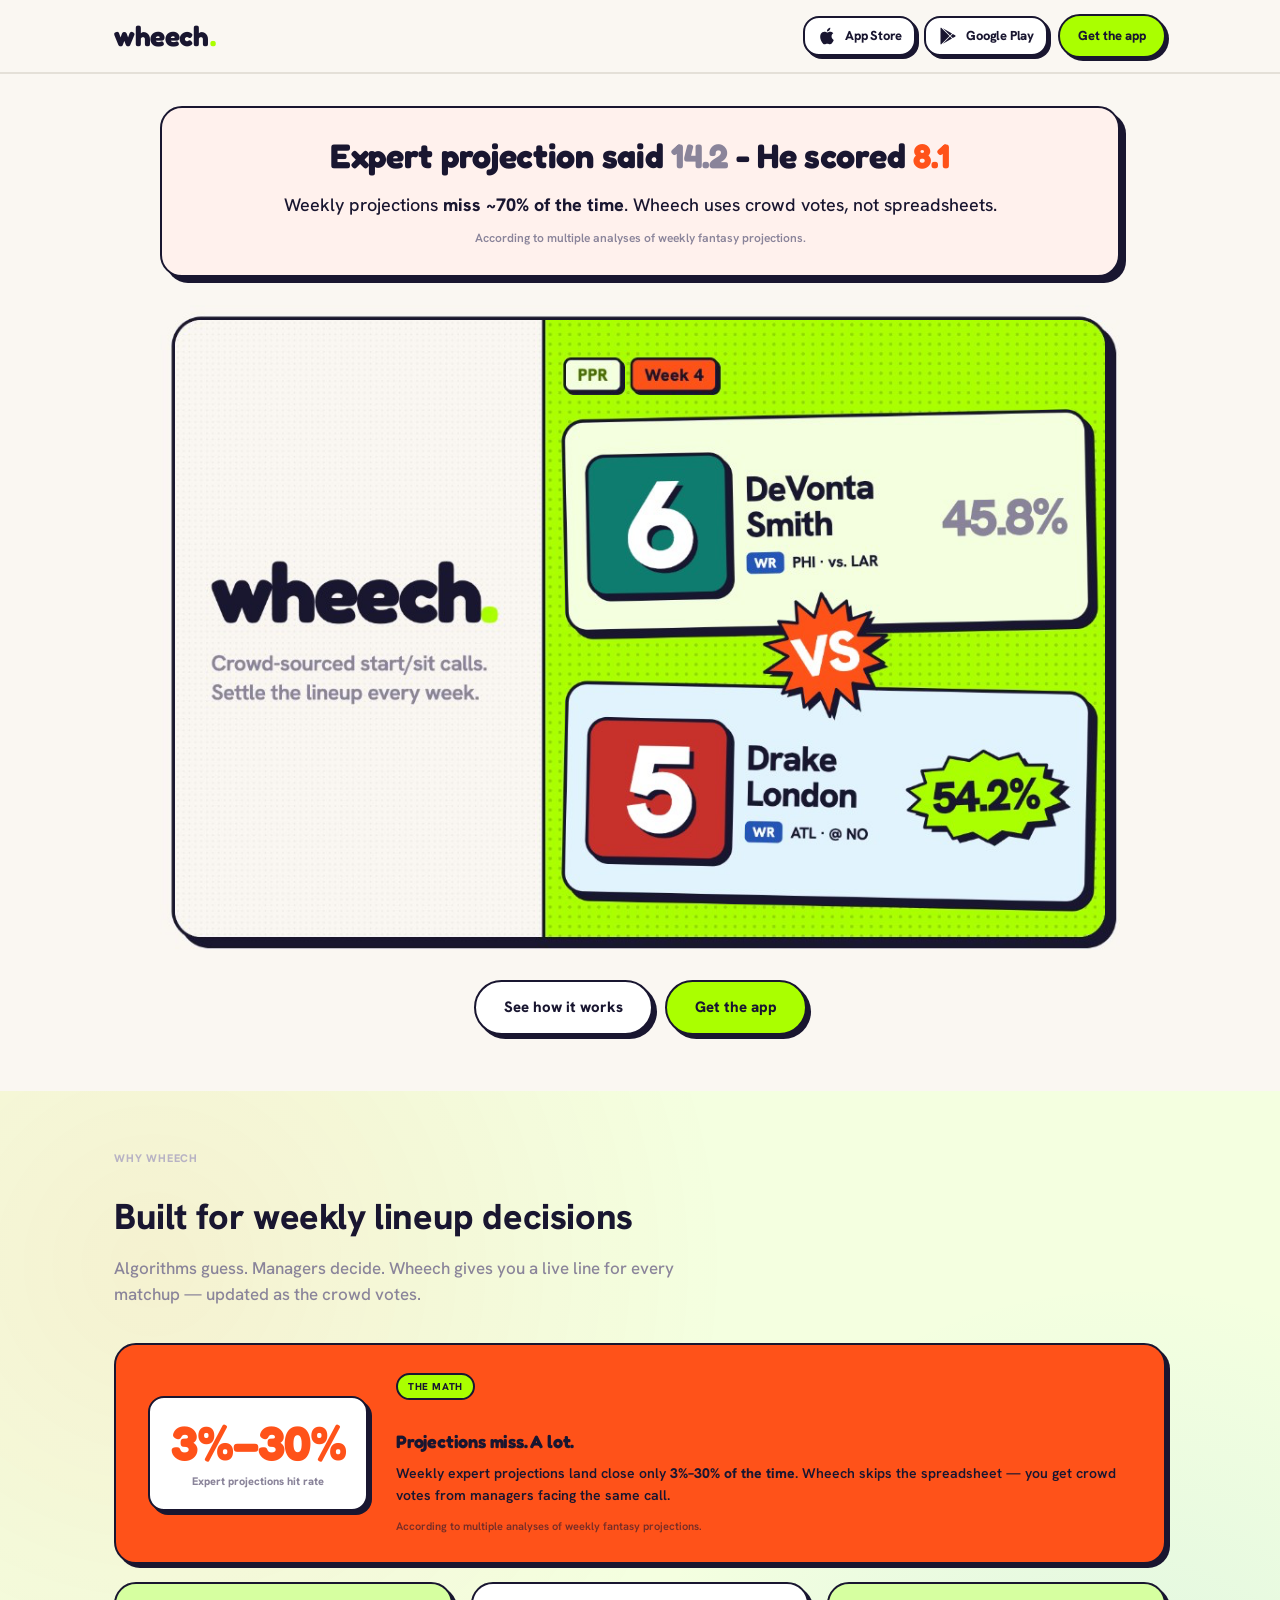
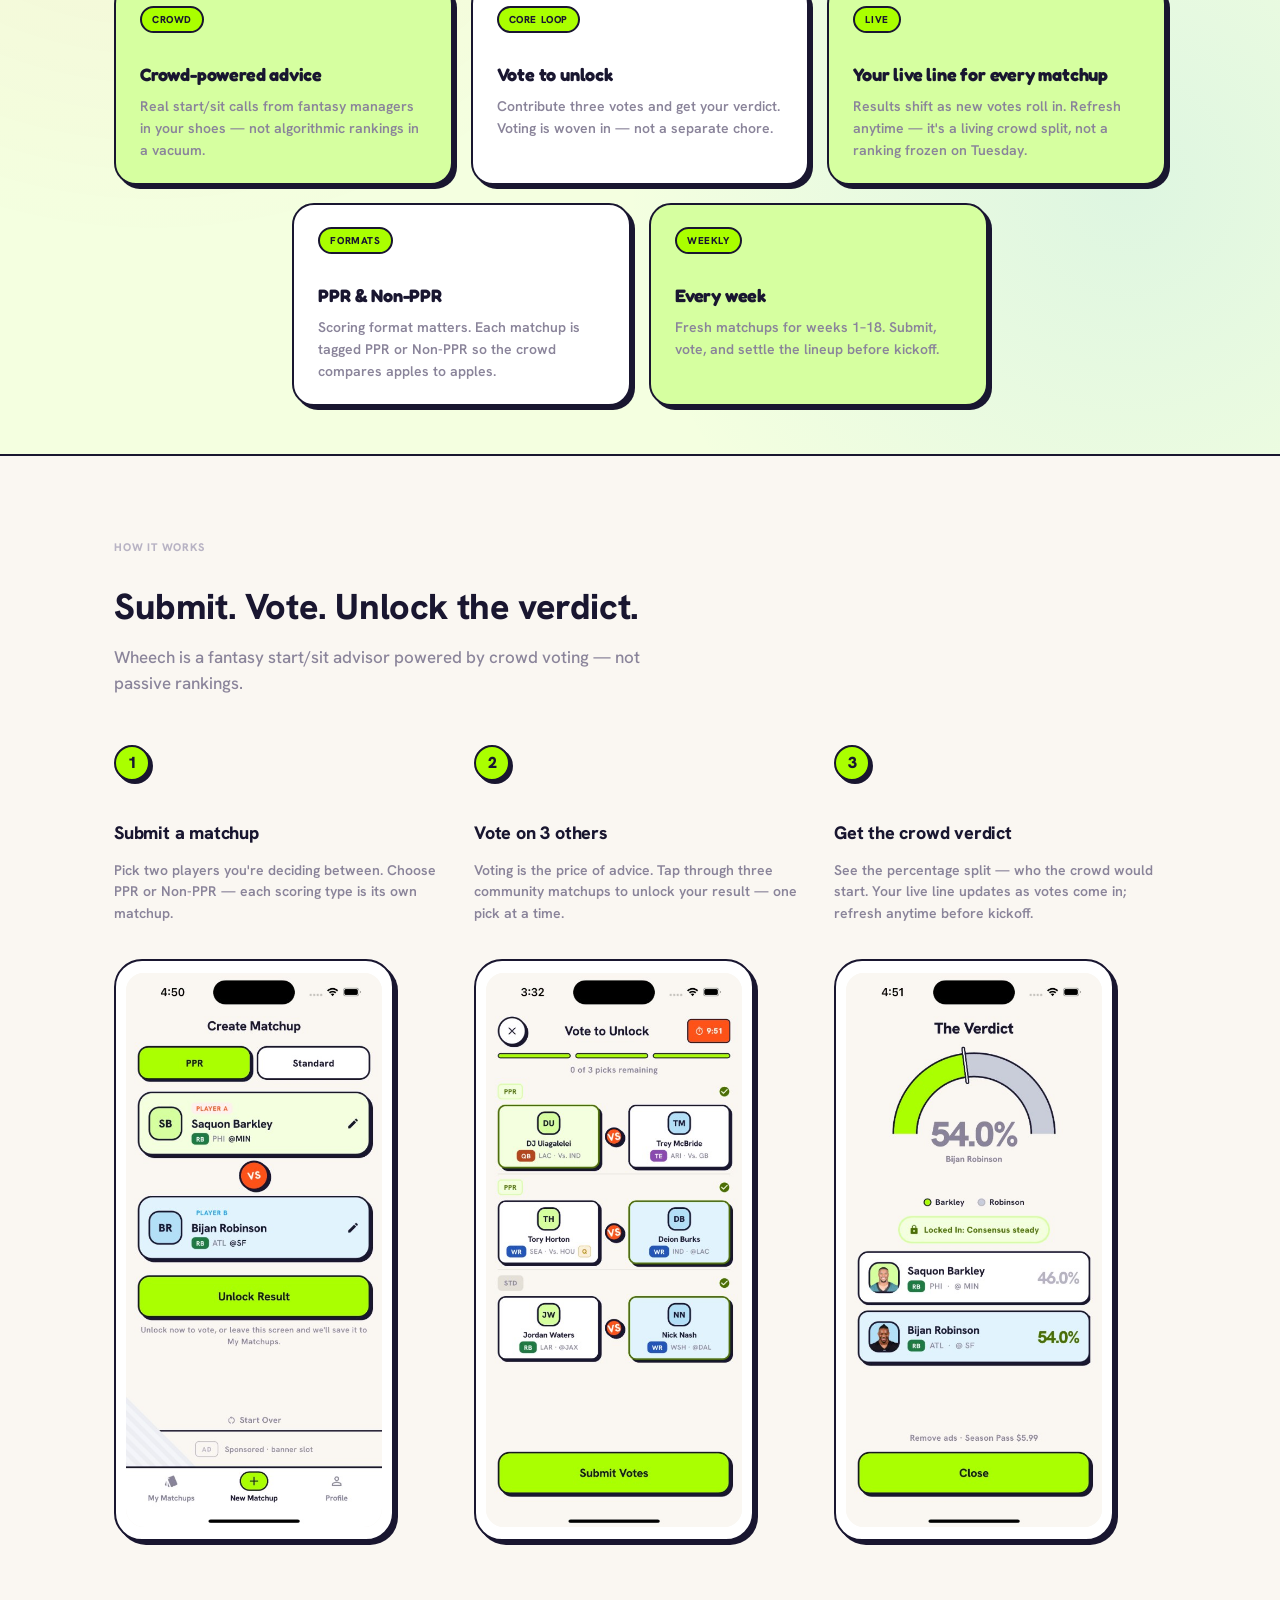
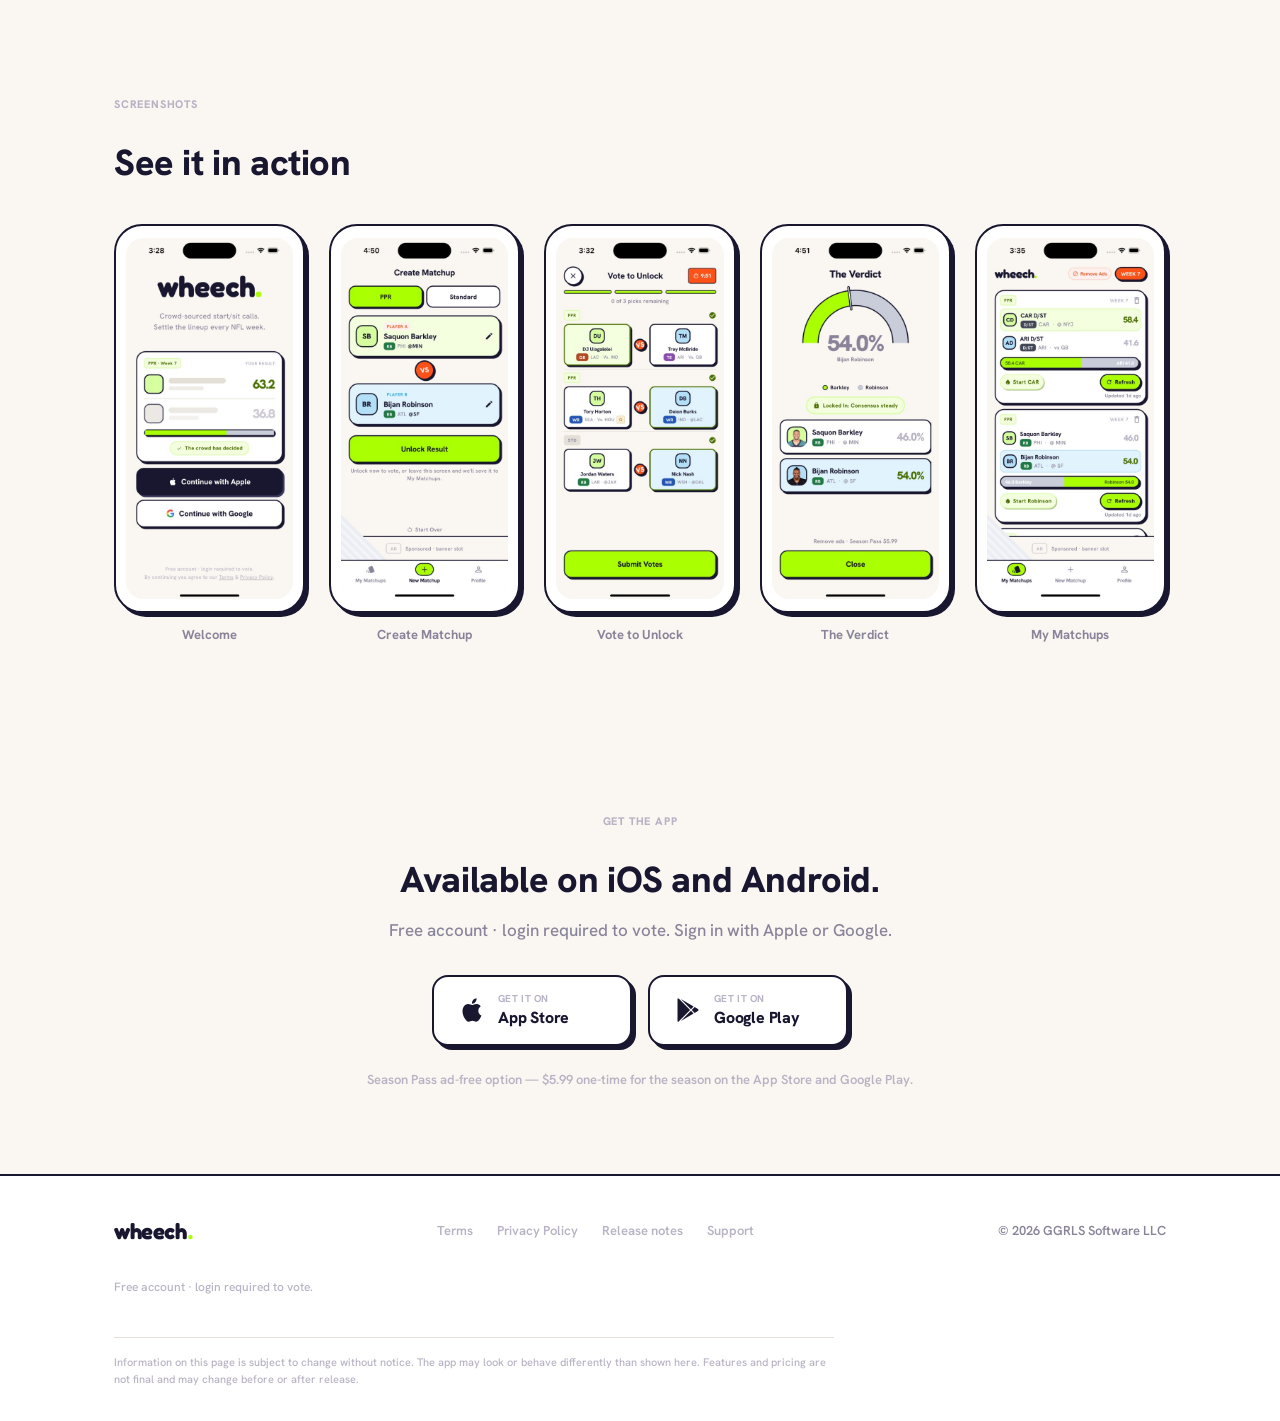
<file: index.html>
<!DOCTYPE html>
<html lang="en">
<head>
  <meta charset="UTF-8">
  <meta name="viewport" content="width=device-width, initial-scale=1.0, viewport-fit=cover">
  <meta name="theme-color" content="#faf7f2">
  <title>Wheech — Crowd-sourced start/sit calls</title>
  <meta name="description" content="Crowd-sourced start/sit calls. Settle the lineup every week.">
  <meta property="og:title" content="Wheech — Crowd-sourced start/sit calls">
  <meta property="og:description" content="Submit a start/sit matchup, vote on three others, and unlock the crowd verdict.">
  <meta property="og:type" content="website">
  <meta property="og:image" content="images/screenshots/og-image.png">
  <link rel="canonical" href="https://www.wheech.app/">
  <link rel="icon" href="images/favicon.png" type="image/png">
  <link rel="apple-touch-icon" href="images/apple-touch-icon.png">
  <link rel="preconnect" href="https://fonts.googleapis.com">
  <link rel="preconnect" href="https://fonts.gstatic.com" crossorigin>
  <link rel="stylesheet" href="css/wheech-lz.css">
  <link rel="stylesheet" href="css/site.css">
</head>
<body>
  <div class="site-wrap">
    <header class="site-nav">
      <div class="site-nav__inner">
        <a href="#" class="wh-wordmark" aria-label="Wheech home">wheech<span class="wh-dot">.</span></a>
        <div class="site-nav__actions">
          <div class="site-nav__stores" aria-label="Download the app">
            <a href="https://apps.apple.com/us/app/wheech/id6811714040" class="store-badge store-badge--nav" aria-label="Get Wheech on the App Store" target="_blank" rel="noopener noreferrer">
              <svg class="store-badge__icon" viewBox="0 0 24 24" fill="currentColor" aria-hidden="true"><path d="M18.71 19.5c-.83 1.24-1.71 2.45-3.05 2.47-1.34.03-1.77-.79-3.29-.79-1.53 0-2 .77-3.27.82-1.31.05-2.3-1.32-3.14-2.53C4.25 17 2.94 12.45 4.7 9.39c.87-1.52 2.43-2.48 4.12-2.51 1.28-.02 2.5.87 3.29.87.78 0 2.26-1.07 3.81-.91.65.03 2.47.26 3.64 1.98-.09.06-2.17 1.28-2.15 3.81.03 3.02 2.65 4.03 2.68 4.04-.03.07-.42 1.44-1.38 2.83M13 3.5c.73-.83 1.94-1.46 2.94-1.5.13 1.17-.34 2.35-1.04 3.19-.69.85-1.83 1.51-2.95 1.42-.15-1.15.41-2.35 1.05-3.11z"/></svg>
              <span class="store-badge__text">
                <span class="store-badge__label">App Store</span>
              </span>
            </a>
            <a href="https://play.google.com/store/apps/details?id=com.wheech.wheech" class="store-badge store-badge--nav" aria-label="Get Wheech on Google Play" target="_blank" rel="noopener noreferrer">
              <svg class="store-badge__icon" viewBox="0 0 24 24" fill="currentColor" aria-hidden="true"><path d="M3.609 1.814L13.792 12 3.61 22.186a1.004 1.004 0 0 1-.601-.92V2.734a1.004 1.004 0 0 1 .601-.92zm10.89 10.893l2.302 2.302-10.937 6.333 8.635-8.635zm3.199-3.198l2.807 1.626a1 1 0 0 1 0 1.73l-2.808 1.626L15.206 12l2.492-2.491zM5.864 2.658L16.8 8.99l-2.302 2.302-8.634-8.634z"/></svg>
              <span class="store-badge__text">
                <span class="store-badge__label">Google Play</span>
              </span>
            </a>
          </div>
          <span class="site-nav__cta"><a href="#get-app" class="site-nav__cta-link">Get the app</a></span>
        </div>
      </div>
    </header>

    <main>
      <section class="hero">
        <div class="container hero__inner">
          <div class="hook-stat" role="region" aria-label="Why projections fall short">
            <h1 class="hook-stat__headline">
              Expert projection said <span class="hook-stat__proj">14.2</span> - He scored <span class="hook-stat__actual">8.1</span>
            </h1>
            <p class="hook-stat__body">
              Weekly projections <strong>miss ~70% of the time</strong>.
              Wheech uses crowd votes, not spreadsheets.
            </p>
            <p class="hook-stat__source">According to multiple analyses of weekly fantasy projections.</p>
          </div>
          <figure class="hero-art" aria-label="Wheech — crowd-sourced start/sit calls">
            <img
              src="images/screenshots/og-image.png"
              alt="Wheech — Crowd-sourced start/sit calls. DeVonta Smith versus Drake London."
              class="hero-art__img"
              width="1024"
              height="691"
            >
          </figure>
          <div class="hero__actions">
            <a href="#how-it-works" class="hero__cta hero__cta--ghost">See how it works</a>
            <a href="#get-app" class="hero__cta">Get the app</a>
          </div>
        </div>
      </section>

      <section class="section section--tight why-wheech" id="why-wheech">
        <div class="container">
          <p class="section__eyebrow">Why Wheech</p>
          <h2 class="section__title">Built for weekly lineup decisions</h2>
          <p class="section__lead">Algorithms guess. Managers decide. Wheech gives you a live line for every matchup — updated as the crowd votes.</p>

          <div class="features">
            <article class="feature-card feature-card--featured">
              <div class="feature-card__stat-block" aria-hidden="true">
                <span class="feature-card__stat">3%–30%</span>
                <span class="feature-card__stat-label">Expert projections hit rate</span>
              </div>
              <div class="feature-card__content">
                <span class="feature-card__badge feature-card__badge--lime">The math</span>
                <h3 class="feature-card__title">Projections miss. A lot.</h3>
                <p class="feature-card__text">Weekly expert projections land close only <strong>3%–30% of the time</strong>. Wheech skips the spreadsheet — you get crowd votes from managers facing the same call.</p>
                <p class="feature-card__source">According to multiple analyses of weekly fantasy projections.</p>
              </div>
            </article>

            <article class="feature-card">
              <span class="feature-card__badge feature-card__badge--lime">Crowd</span>
              <h3 class="feature-card__title">Crowd-powered advice</h3>
              <p class="feature-card__text">Real start/sit calls from fantasy managers in your shoes — not algorithmic rankings in a vacuum.</p>
            </article>

            <article class="feature-card">
              <span class="feature-card__badge feature-card__badge--lime">Core loop</span>
              <h3 class="feature-card__title">Vote to unlock</h3>
              <p class="feature-card__text">Contribute three votes and get your verdict. Voting is woven in — not a separate chore.</p>
            </article>

            <article class="feature-card">
              <span class="feature-card__badge feature-card__badge--lime">Live</span>
              <h3 class="feature-card__title">Your live line for every matchup</h3>
              <p class="feature-card__text">Results shift as new votes roll in. Refresh anytime — it's a living crowd split, not a ranking frozen on Tuesday.</p>
            </article>

            <article class="feature-card">
              <span class="feature-card__badge feature-card__badge--lime">Formats</span>
              <h3 class="feature-card__title">PPR &amp; Non-PPR</h3>
              <p class="feature-card__text">Scoring format matters. Each matchup is tagged PPR or Non-PPR so the crowd compares apples to apples.</p>
            </article>

            <article class="feature-card">
              <span class="feature-card__badge feature-card__badge--lime">Weekly</span>
              <h3 class="feature-card__title">Every week</h3>
              <p class="feature-card__text">Fresh matchups for weeks 1–18. Submit, vote, and settle the lineup before kickoff.</p>
            </article>
          </div>
        </div>
      </section>

      <section class="section" id="how-it-works">
        <div class="container">
          <p class="section__eyebrow">How it works</p>
          <h2 class="section__title">Submit. Vote. Unlock the verdict.</h2>
          <p class="section__lead">Wheech is a fantasy start/sit advisor powered by crowd voting — not passive rankings.</p>

          <div class="steps">
            <article class="step">
              <span class="step__num">1</span>
              <div>
                <h3 class="step__title">Submit a matchup</h3>
                <p class="step__text">Pick two players you're deciding between. Choose PPR or Non-PPR — each scoring type is its own matchup.</p>
              </div>
              <figure class="phone-frame" aria-label="App screenshot: Create matchup">
                <div class="phone-frame__shell">
                  <div class="phone-frame__screen">
                    <div class="screenshot-slot">
                      <img src="images/screenshots/create-matchup.png" alt="Create matchup screen" class="screenshot-img" onload="this.parentElement.classList.add('has-image')" onerror="this.remove()">
                      <div class="screenshot-placeholder">
                        <span class="screenshot-placeholder__label">Screenshot: Create Matchup</span>
                        <span class="screenshot-placeholder__file">create-matchup.png</span>
                      </div>
                    </div>
                  </div>
                </div>
              </figure>
            </article>

            <article class="step">
              <span class="step__num">2</span>
              <div>
                <h3 class="step__title">Vote on 3 others</h3>
                <p class="step__text">Voting is the price of advice. Tap through three community matchups to unlock your result — one pick at a time.</p>
              </div>
              <figure class="phone-frame" aria-label="App screenshot: Vote gate">
                <div class="phone-frame__shell">
                  <div class="phone-frame__screen">
                    <div class="screenshot-slot">
                      <img src="images/screenshots/vote-gate.png" alt="Vote gate screen" class="screenshot-img" onload="this.parentElement.classList.add('has-image')" onerror="this.remove()">
                      <div class="screenshot-placeholder">
                        <span class="screenshot-placeholder__label">Screenshot: Vote gate</span>
                        <span class="screenshot-placeholder__file">vote-gate.png</span>
                      </div>
                    </div>
                  </div>
                </div>
              </figure>
            </article>

            <article class="step">
              <span class="step__num">3</span>
              <div>
                <h3 class="step__title">Get the crowd verdict</h3>
                <p class="step__text">See the percentage split — who the crowd would start. Your live line updates as votes come in; refresh anytime before kickoff.</p>
              </div>
              <figure class="phone-frame" aria-label="App screenshot: Results">
                <div class="phone-frame__shell">
                  <div class="phone-frame__screen">
                    <div class="screenshot-slot">
                      <img src="images/screenshots/results.png" alt="Results screen" class="screenshot-img" onload="this.parentElement.classList.add('has-image')" onerror="this.remove()">
                      <div class="screenshot-placeholder">
                        <span class="screenshot-placeholder__label">Screenshot: Results / Verdict</span>
                        <span class="screenshot-placeholder__file">results.png</span>
                      </div>
                    </div>
                  </div>
                </div>
              </figure>
            </article>
          </div>
        </div>
      </section>

      <section class="section" id="screenshots">
        <div class="container">
          <p class="section__eyebrow">Screenshots</p>
          <h2 class="section__title">See it in action</h2>

          <div class="screenshots-grid screenshots-grid--5">
            <div>
              <figure class="phone-frame">
                <div class="phone-frame__shell">
                  <div class="phone-frame__screen">
                    <div class="screenshot-slot">
                      <img src="images/screenshots/welcome.png" alt="Welcome screen" class="screenshot-img" onload="this.parentElement.classList.add('has-image')" onerror="this.remove()">
                      <div class="screenshot-placeholder">
                        <span class="screenshot-placeholder__label">Welcome</span>
                        <span class="screenshot-placeholder__file">welcome.png</span>
                      </div>
                    </div>
                  </div>
                </div>
              </figure>
              <p class="screenshots-grid__caption">Welcome</p>
            </div>
            <div>
              <figure class="phone-frame">
                <div class="phone-frame__shell">
                  <div class="phone-frame__screen">
                    <div class="screenshot-slot">
                      <img src="images/screenshots/create-matchup.png" alt="Create matchup" class="screenshot-img" onload="this.parentElement.classList.add('has-image')" onerror="this.remove()">
                      <div class="screenshot-placeholder">
                        <span class="screenshot-placeholder__label">Create Matchup</span>
                        <span class="screenshot-placeholder__file">create-matchup.png</span>
                      </div>
                    </div>
                  </div>
                </div>
              </figure>
              <p class="screenshots-grid__caption">Create Matchup</p>
            </div>
            <div>
              <figure class="phone-frame">
                <div class="phone-frame__shell">
                  <div class="phone-frame__screen">
                    <div class="screenshot-slot">
                      <img src="images/screenshots/vote-gate.png" alt="Vote gate" class="screenshot-img" onload="this.parentElement.classList.add('has-image')" onerror="this.remove()">
                      <div class="screenshot-placeholder">
                        <span class="screenshot-placeholder__label">Vote gate</span>
                        <span class="screenshot-placeholder__file">vote-gate.png</span>
                      </div>
                    </div>
                  </div>
                </div>
              </figure>
              <p class="screenshots-grid__caption">Vote to Unlock</p>
            </div>
            <div>
              <figure class="phone-frame">
                <div class="phone-frame__shell">
                  <div class="phone-frame__screen">
                    <div class="screenshot-slot">
                      <img src="images/screenshots/results.png" alt="Results screen" class="screenshot-img" onload="this.parentElement.classList.add('has-image')" onerror="this.remove()">
                      <div class="screenshot-placeholder">
                        <span class="screenshot-placeholder__label">The Verdict</span>
                        <span class="screenshot-placeholder__file">results.png</span>
                      </div>
                    </div>
                  </div>
                </div>
              </figure>
              <p class="screenshots-grid__caption">The Verdict</p>
            </div>
            <div>
              <figure class="phone-frame">
                <div class="phone-frame__shell">
                  <div class="phone-frame__screen">
                    <div class="screenshot-slot">
                      <img src="images/screenshots/my-matchups.png" alt="My Matchups screen" class="screenshot-img" onload="this.parentElement.classList.add('has-image')" onerror="this.remove()">
                      <div class="screenshot-placeholder">
                        <span class="screenshot-placeholder__label">My Matchups</span>
                        <span class="screenshot-placeholder__file">my-matchups.png</span>
                      </div>
                    </div>
                  </div>
                </div>
              </figure>
              <p class="screenshots-grid__caption">My Matchups</p>
            </div>
          </div>
        </div>
      </section>

      <section class="section get-app" id="get-app">
        <div class="container">
          <p class="section__eyebrow">Get the app</p>
          <h2 class="section__title">Available on iOS and Android.</h2>
          <p class="section__lead">Free account · login required to vote. Sign in with Apple or Google.</p>

          <div class="store-badges">
            <a href="https://apps.apple.com/us/app/wheech/id6811714040" class="store-badge" aria-label="Get Wheech on the App Store" target="_blank" rel="noopener noreferrer">
              <svg class="store-badge__icon" viewBox="0 0 24 24" fill="currentColor" aria-hidden="true"><path d="M18.71 19.5c-.83 1.24-1.71 2.45-3.05 2.47-1.34.03-1.77-.79-3.29-.79-1.53 0-2 .77-3.27.82-1.31.05-2.3-1.32-3.14-2.53C4.25 17 2.94 12.45 4.7 9.39c.87-1.52 2.43-2.48 4.12-2.51 1.28-.02 2.5.87 3.29.87.78 0 2.26-1.07 3.81-.91.65.03 2.47.26 3.64 1.98-.09.06-2.17 1.28-2.15 3.81.03 3.02 2.65 4.03 2.68 4.04-.03.07-.42 1.44-1.38 2.83M13 3.5c.73-.83 1.94-1.46 2.94-1.5.13 1.17-.34 2.35-1.04 3.19-.69.85-1.83 1.51-2.95 1.42-.15-1.15.41-2.35 1.05-3.11z"/></svg>
              <span class="store-badge__text">
                <span class="store-badge__small">Get it on</span>
                <span class="store-badge__label">App Store</span>
              </span>
            </a>
            <a href="https://play.google.com/store/apps/details?id=com.wheech.wheech" class="store-badge" aria-label="Get Wheech on Google Play" target="_blank" rel="noopener noreferrer">
              <svg class="store-badge__icon" viewBox="0 0 24 24" fill="currentColor" aria-hidden="true"><path d="M3.609 1.814L13.792 12 3.61 22.186a1.004 1.004 0 0 1-.601-.92V2.734a1.004 1.004 0 0 1 .601-.92zm10.89 10.893l2.302 2.302-10.937 6.333 8.635-8.635zm3.199-3.198l2.807 1.626a1 1 0 0 1 0 1.73l-2.808 1.626L15.206 12l2.492-2.491zM5.864 2.658L16.8 8.99l-2.302 2.302-8.634-8.634z"/></svg>
              <span class="store-badge__text">
                <span class="store-badge__small">Get it on</span>
                <span class="store-badge__label">Google Play</span>
              </span>
            </a>
          </div>

          <p class="get-app__note">Season Pass ad-free option — $5.99 one-time for the season on the App Store and Google Play.</p>
        </div>
      </section>
    </main>

    <footer class="site-footer">
      <div class="container site-footer__inner">
        <div class="wh-wordmark" style="font-size:22px;">wheech<span class="wh-dot">.</span></div>
        <div class="site-footer__links">
          <a href="/terms">Terms</a>
          <a href="/privacy">Privacy Policy</a>
          <a href="/release-notes">Release notes</a>
          <a href="/support">Support</a>
        </div>
        <p class="site-footer__copy">&copy; 2026 GGRLS Software LLC</p>
        <p class="site-footer__legal">Free account · login required to vote.</p>
        <p class="site-footer__disclaimer">Information on this page is subject to change without notice. The app may look or behave differently than shown here. Features and pricing are not final and may change before or after release.</p>
      </div>
    </footer>
  </div>
</body>
</html>
</file>
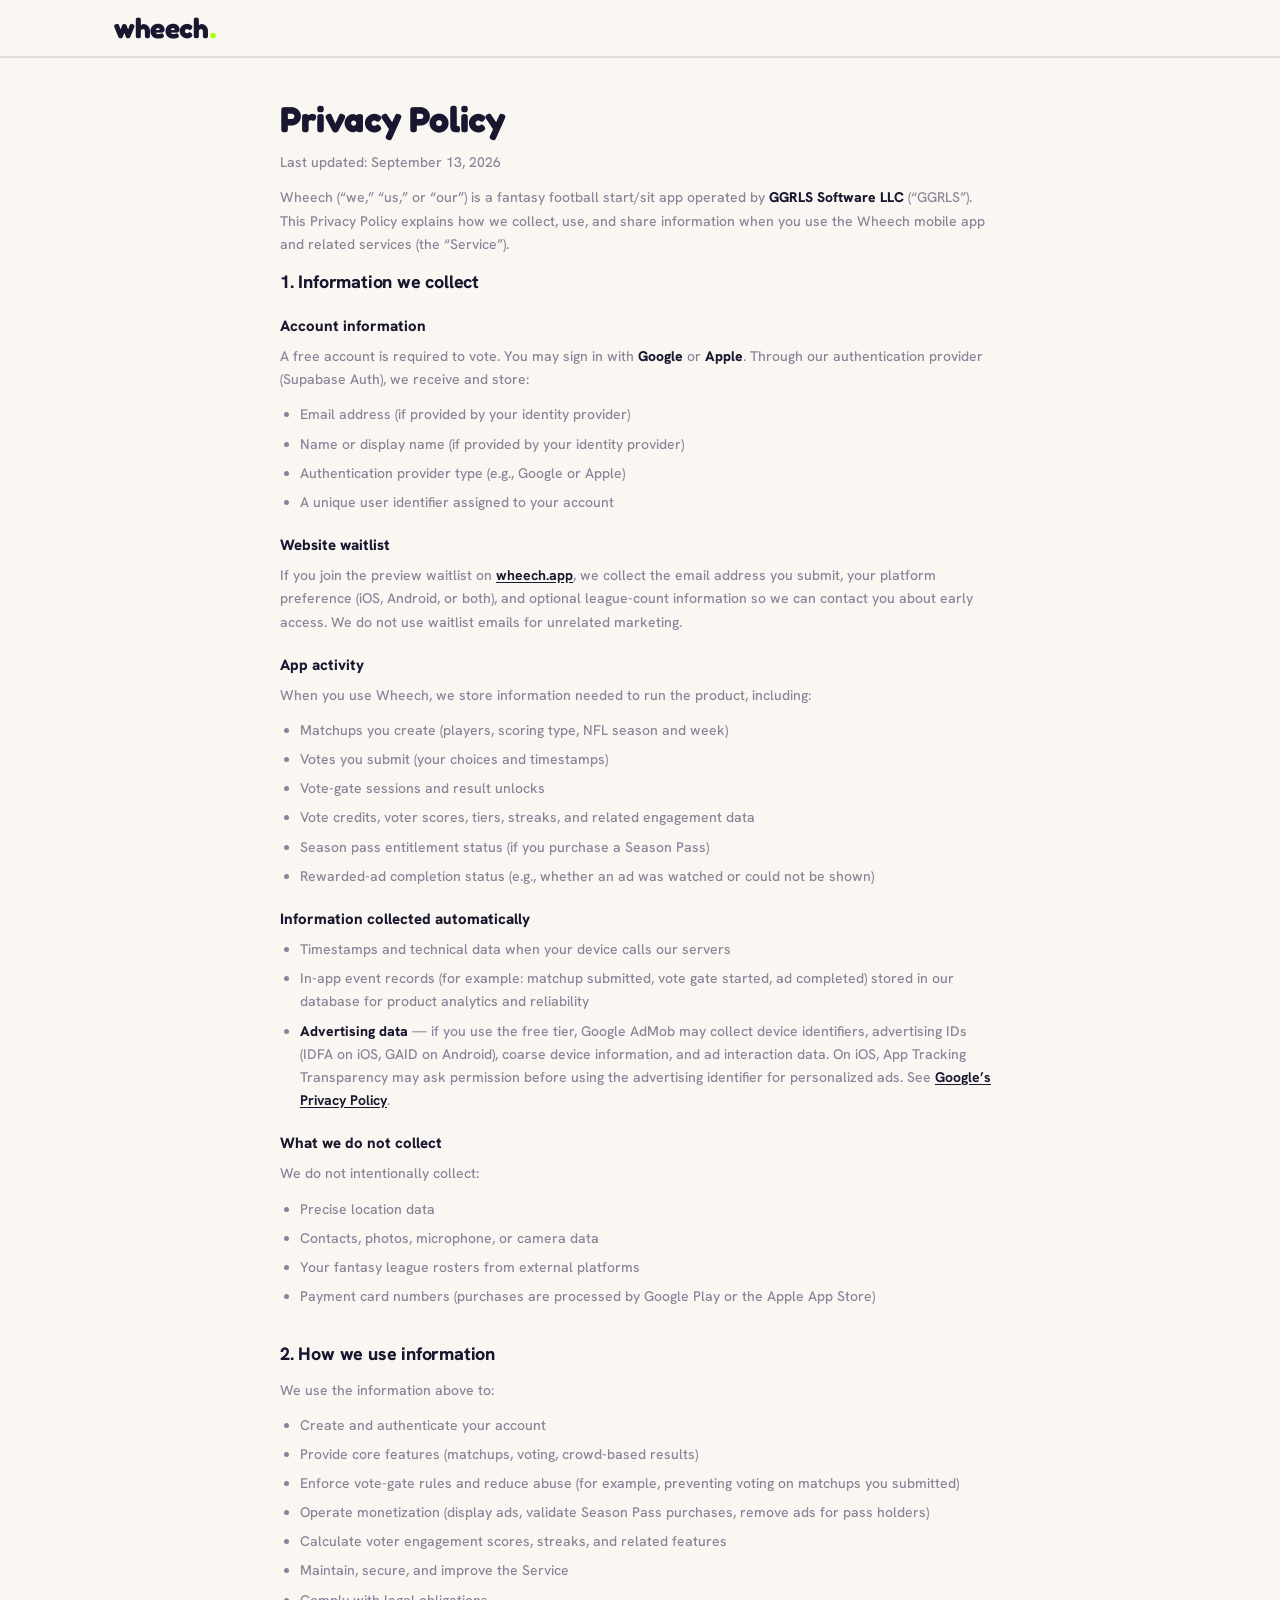
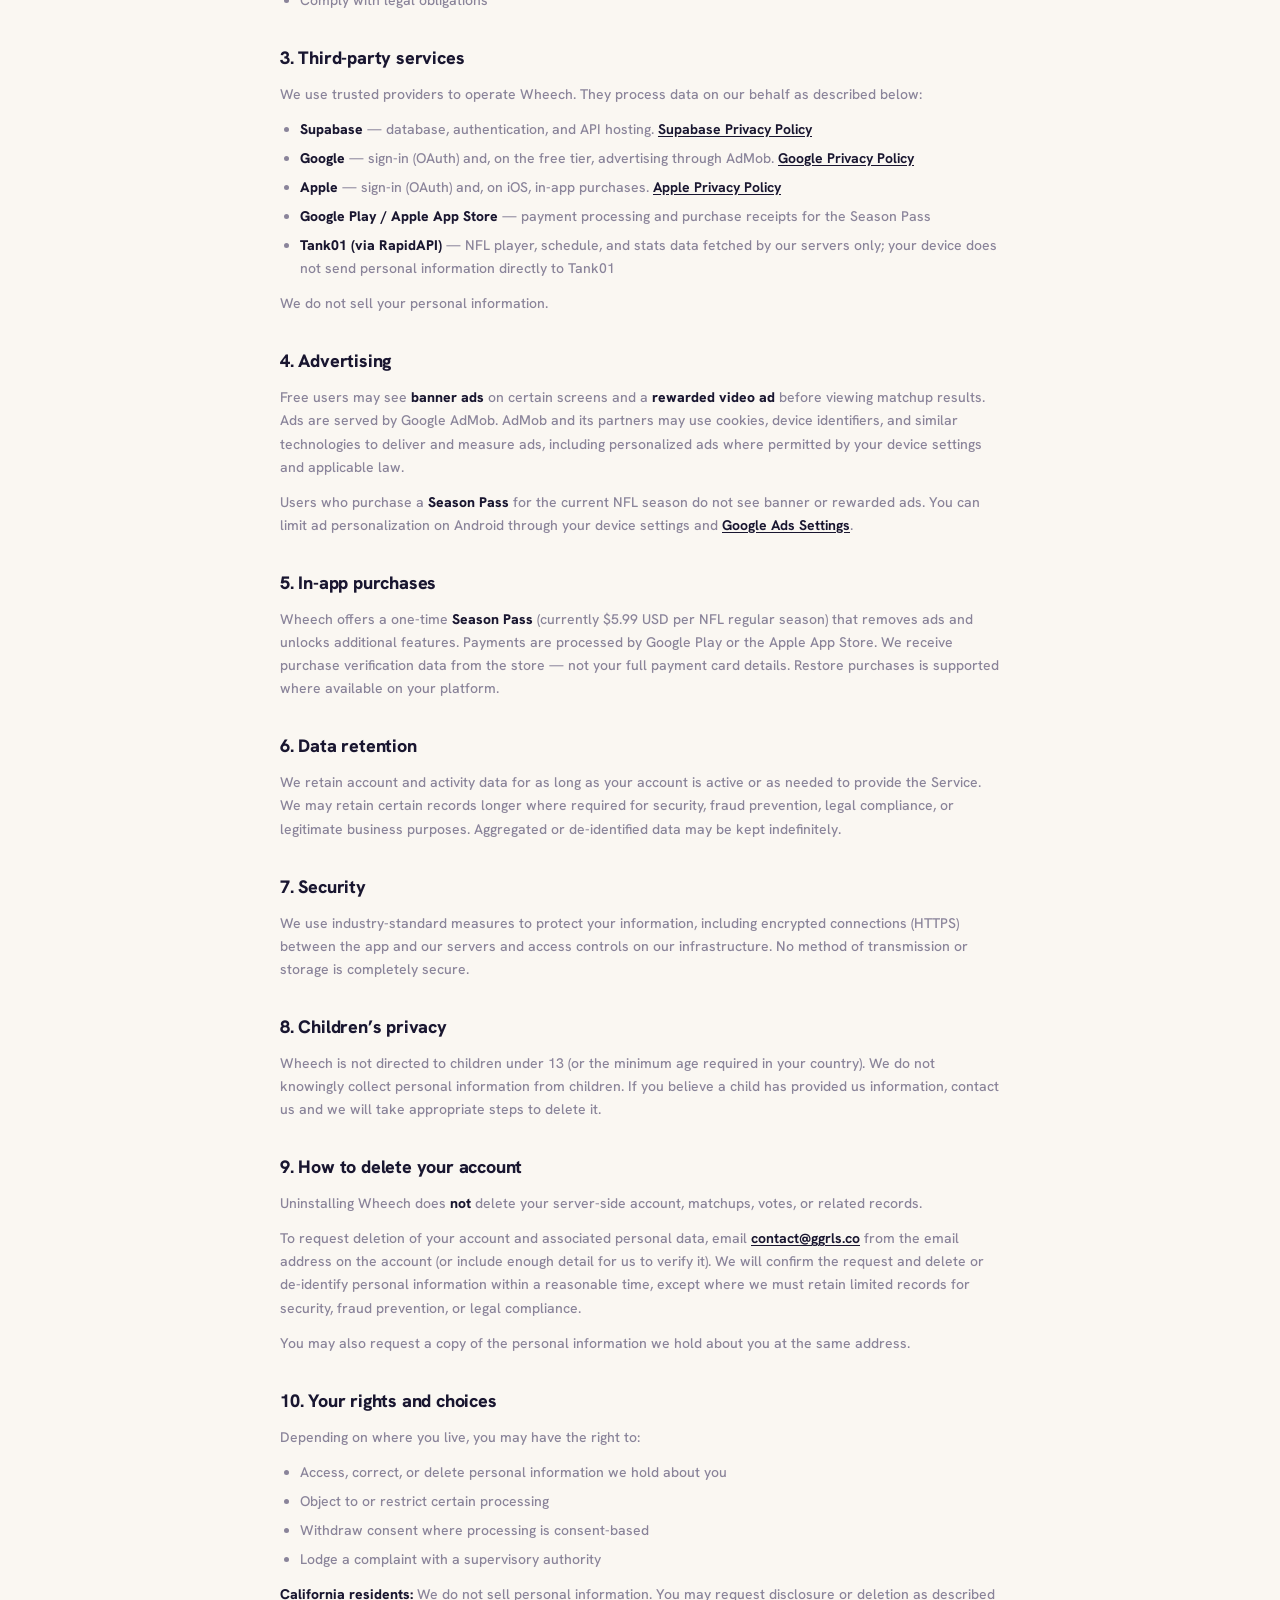
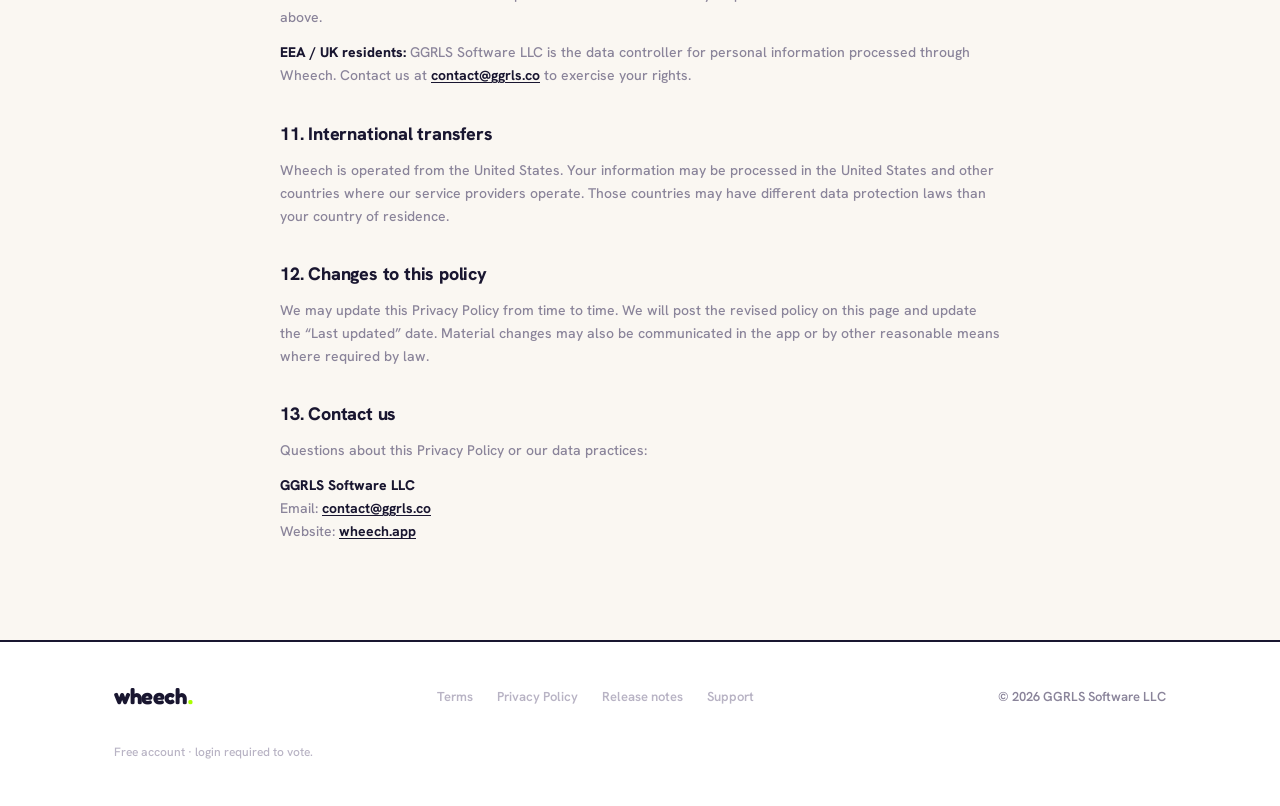
<file: privacy.html>
<!DOCTYPE html>
<html lang="en">
<head>
  <meta charset="UTF-8">
  <meta name="viewport" content="width=device-width, initial-scale=1.0, viewport-fit=cover">
  <meta name="theme-color" content="#faf7f2">
  <title>Privacy Policy — Wheech</title>
  <meta name="description" content="Privacy Policy for the Wheech mobile app, operated by GGRLS Software LLC.">
  <link rel="canonical" href="https://www.wheech.app/privacy">
  <link rel="icon" href="images/favicon.png" type="image/png">
  <link rel="apple-touch-icon" href="images/apple-touch-icon.png">
  <link rel="preconnect" href="https://fonts.googleapis.com">
  <link rel="preconnect" href="https://fonts.gstatic.com" crossorigin>
  <link rel="stylesheet" href="css/wheech-lz.css">
  <link rel="stylesheet" href="css/site.css">
</head>
<body>
  <div class="site-wrap">
    <header class="site-nav">
      <div class="site-nav__inner">
        <a href="/" class="wh-wordmark" aria-label="Wheech home">wheech<span class="wh-dot">.</span></a>
      </div>
    </header>

    <main class="legal-main">
      <div class="container">
        <article class="legal-doc">
          <h1 class="legal-doc__title">Privacy Policy</h1>
          <p class="legal-doc__meta">Last updated: September 13, 2026</p>
          <p class="legal-doc__intro">
            Wheech (“we,” “us,” or “our”) is a fantasy football start/sit app operated by
            <strong>GGRLS Software LLC</strong> (“GGRLS”). This Privacy Policy explains how we
            collect, use, and share information when you use the Wheech mobile app and related
            services (the “Service”).
          </p>

          <section>
            <h2>1. Information we collect</h2>

            <h3>Account information</h3>
            <p>
              A free account is required to vote. You may sign in with <strong>Google</strong> or
              <strong>Apple</strong>. Through our authentication provider (Supabase Auth), we receive
              and store:
            </p>
            <ul>
              <li>Email address (if provided by your identity provider)</li>
              <li>Name or display name (if provided by your identity provider)</li>
              <li>Authentication provider type (e.g., Google or Apple)</li>
              <li>A unique user identifier assigned to your account</li>
            </ul>

            <h3>Website waitlist</h3>
            <p>
              If you join the preview waitlist on <a href="https://www.wheech.app">wheech.app</a>, we
              collect the email address you submit, your platform preference (iOS, Android, or both),
              and optional league-count information so we can contact you about early access. We do
              not use waitlist emails for unrelated marketing.
            </p>

            <h3>App activity</h3>
            <p>When you use Wheech, we store information needed to run the product, including:</p>
            <ul>
              <li>Matchups you create (players, scoring type, NFL season and week)</li>
              <li>Votes you submit (your choices and timestamps)</li>
              <li>Vote-gate sessions and result unlocks</li>
              <li>Vote credits, voter scores, tiers, streaks, and related engagement data</li>
              <li>Season pass entitlement status (if you purchase a Season Pass)</li>
              <li>Rewarded-ad completion status (e.g., whether an ad was watched or could not be shown)</li>
            </ul>

            <h3>Information collected automatically</h3>
            <ul>
              <li>Timestamps and technical data when your device calls our servers</li>
              <li>In-app event records (for example: matchup submitted, vote gate started, ad completed) stored in our database for product analytics and reliability</li>
              <li>
                <strong>Advertising data</strong> — if you use the free tier, Google AdMob may collect
                device identifiers, advertising IDs (IDFA on iOS, GAID on Android), coarse device
                information, and ad interaction data. On iOS, App Tracking Transparency may ask
                permission before using the advertising identifier for personalized ads. See
                <a href="https://policies.google.com/privacy" rel="noopener noreferrer" target="_blank">Google’s Privacy Policy</a>.
              </li>
            </ul>

            <h3>What we do not collect</h3>
            <p>We do not intentionally collect:</p>
            <ul>
              <li>Precise location data</li>
              <li>Contacts, photos, microphone, or camera data</li>
              <li>Your fantasy league rosters from external platforms</li>
              <li>Payment card numbers (purchases are processed by Google Play or the Apple App Store)</li>
            </ul>
          </section>

          <section>
            <h2>2. How we use information</h2>
            <p>We use the information above to:</p>
            <ul>
              <li>Create and authenticate your account</li>
              <li>Provide core features (matchups, voting, crowd-based results)</li>
              <li>Enforce vote-gate rules and reduce abuse (for example, preventing voting on matchups you submitted)</li>
              <li>Operate monetization (display ads, validate Season Pass purchases, remove ads for pass holders)</li>
              <li>Calculate voter engagement scores, streaks, and related features</li>
              <li>Maintain, secure, and improve the Service</li>
              <li>Comply with legal obligations</li>
            </ul>
          </section>

          <section>
            <h2>3. Third-party services</h2>
            <p>We use trusted providers to operate Wheech. They process data on our behalf as described below:</p>
            <ul>
              <li>
                <strong>Supabase</strong> — database, authentication, and API hosting.
                <a href="https://supabase.com/privacy" rel="noopener noreferrer" target="_blank">Supabase Privacy Policy</a>
              </li>
              <li>
                <strong>Google</strong> — sign-in (OAuth) and, on the free tier, advertising through AdMob.
                <a href="https://policies.google.com/privacy" rel="noopener noreferrer" target="_blank">Google Privacy Policy</a>
              </li>
              <li>
                <strong>Apple</strong> — sign-in (OAuth) and, on iOS, in-app purchases.
                <a href="https://www.apple.com/legal/privacy/" rel="noopener noreferrer" target="_blank">Apple Privacy Policy</a>
              </li>
              <li>
                <strong>Google Play / Apple App Store</strong> — payment processing and purchase receipts for the Season Pass
              </li>
              <li>
                <strong>Tank01 (via RapidAPI)</strong> — NFL player, schedule, and stats data fetched by our servers only; your device does not send personal information directly to Tank01
              </li>
            </ul>
            <p>We do not sell your personal information.</p>
          </section>

          <section>
            <h2>4. Advertising</h2>
            <p>
              Free users may see <strong>banner ads</strong> on certain screens and a
              <strong>rewarded video ad</strong> before viewing matchup results. Ads are served by
              Google AdMob. AdMob and its partners may use cookies, device identifiers, and similar
              technologies to deliver and measure ads, including personalized ads where permitted by
              your device settings and applicable law.
            </p>
            <p>
              Users who purchase a <strong>Season Pass</strong> for the current NFL season do not see
              banner or rewarded ads. You can limit ad personalization on Android through your device
              settings and
              <a href="https://adssettings.google.com/" rel="noopener noreferrer" target="_blank">Google Ads Settings</a>.
            </p>
          </section>

          <section>
            <h2>5. In-app purchases</h2>
            <p>
              Wheech offers a one-time <strong>Season Pass</strong> (currently $5.99 USD per NFL
              regular season) that removes ads and unlocks additional features. Payments are processed
              by Google Play or the Apple App Store. We receive purchase verification data from the
              store — not your full payment card details. Restore purchases is supported where
              available on your platform.
            </p>
          </section>

          <section>
            <h2>6. Data retention</h2>
            <p>
              We retain account and activity data for as long as your account is active or as needed
              to provide the Service. We may retain certain records longer where required for
              security, fraud prevention, legal compliance, or legitimate business purposes. Aggregated
              or de-identified data may be kept indefinitely.
            </p>
          </section>

          <section>
            <h2>7. Security</h2>
            <p>
              We use industry-standard measures to protect your information, including encrypted
              connections (HTTPS) between the app and our servers and access controls on our
              infrastructure. No method of transmission or storage is completely secure.
            </p>
          </section>

          <section>
            <h2>8. Children’s privacy</h2>
            <p>
              Wheech is not directed to children under 13 (or the minimum age required in your
              country). We do not knowingly collect personal information from children. If you believe
              a child has provided us information, contact us and we will take appropriate steps to
              delete it.
            </p>
          </section>

          <section id="account-deletion">
            <h2>9. How to delete your account</h2>
            <p>
              Uninstalling Wheech does <strong>not</strong> delete your server-side account, matchups,
              votes, or related records.
            </p>
            <p>
              To request deletion of your account and associated personal data, email
              <a href="mailto:contact@ggrls.co?subject=Wheech%20account%20deletion">contact@ggrls.co</a>
              from the email address on the account (or include enough detail for us to verify it).
              We will confirm the request and delete or de-identify personal information within a
              reasonable time, except where we must retain limited records for security, fraud
              prevention, or legal compliance.
            </p>
            <p>
              You may also request a copy of the personal information we hold about you at the same
              address.
            </p>
          </section>

          <section>
            <h2>10. Your rights and choices</h2>
            <p>Depending on where you live, you may have the right to:</p>
            <ul>
              <li>Access, correct, or delete personal information we hold about you</li>
              <li>Object to or restrict certain processing</li>
              <li>Withdraw consent where processing is consent-based</li>
              <li>Lodge a complaint with a supervisory authority</li>
            </ul>
            <p>
              <strong>California residents:</strong> We do not sell personal information. You may
              request disclosure or deletion as described above.
            </p>
            <p>
              <strong>EEA / UK residents:</strong> GGRLS Software LLC is the data controller for
              personal information processed through Wheech. Contact us at
              <a href="mailto:contact@ggrls.co">contact@ggrls.co</a> to exercise your rights.
            </p>
          </section>

          <section>
            <h2>11. International transfers</h2>
            <p>
              Wheech is operated from the United States. Your information may be processed in the
              United States and other countries where our service providers operate. Those countries
              may have different data protection laws than your country of residence.
            </p>
          </section>

          <section>
            <h2>12. Changes to this policy</h2>
            <p>
              We may update this Privacy Policy from time to time. We will post the revised policy on
              this page and update the “Last updated” date. Material changes may also be communicated
              in the app or by other reasonable means where required by law.
            </p>
          </section>

          <section>
            <h2>13. Contact us</h2>
            <p>
              Questions about this Privacy Policy or our data practices:
            </p>
            <p>
              <strong>GGRLS Software LLC</strong><br>
              Email: <a href="mailto:contact@ggrls.co">contact@ggrls.co</a><br>
              Website: <a href="https://wheech.app">wheech.app</a>
            </p>
          </section>
        </article>
      </div>
    </main>

    <footer class="site-footer">
      <div class="container site-footer__inner">
        <a href="/" class="wh-wordmark" style="font-size:22px;">wheech<span class="wh-dot">.</span></a>
        <div class="site-footer__links">
          <a href="/terms">Terms</a>
          <a href="/privacy" aria-current="page">Privacy Policy</a>
          <a href="/release-notes">Release notes</a>
          <a href="/support">Support</a>
        </div>
        <p class="site-footer__copy">&copy; 2026 GGRLS Software LLC</p>
        <p class="site-footer__legal">Free account · login required to vote.</p>
      </div>
    </footer>
  </div>
</body>
</html>
</file>
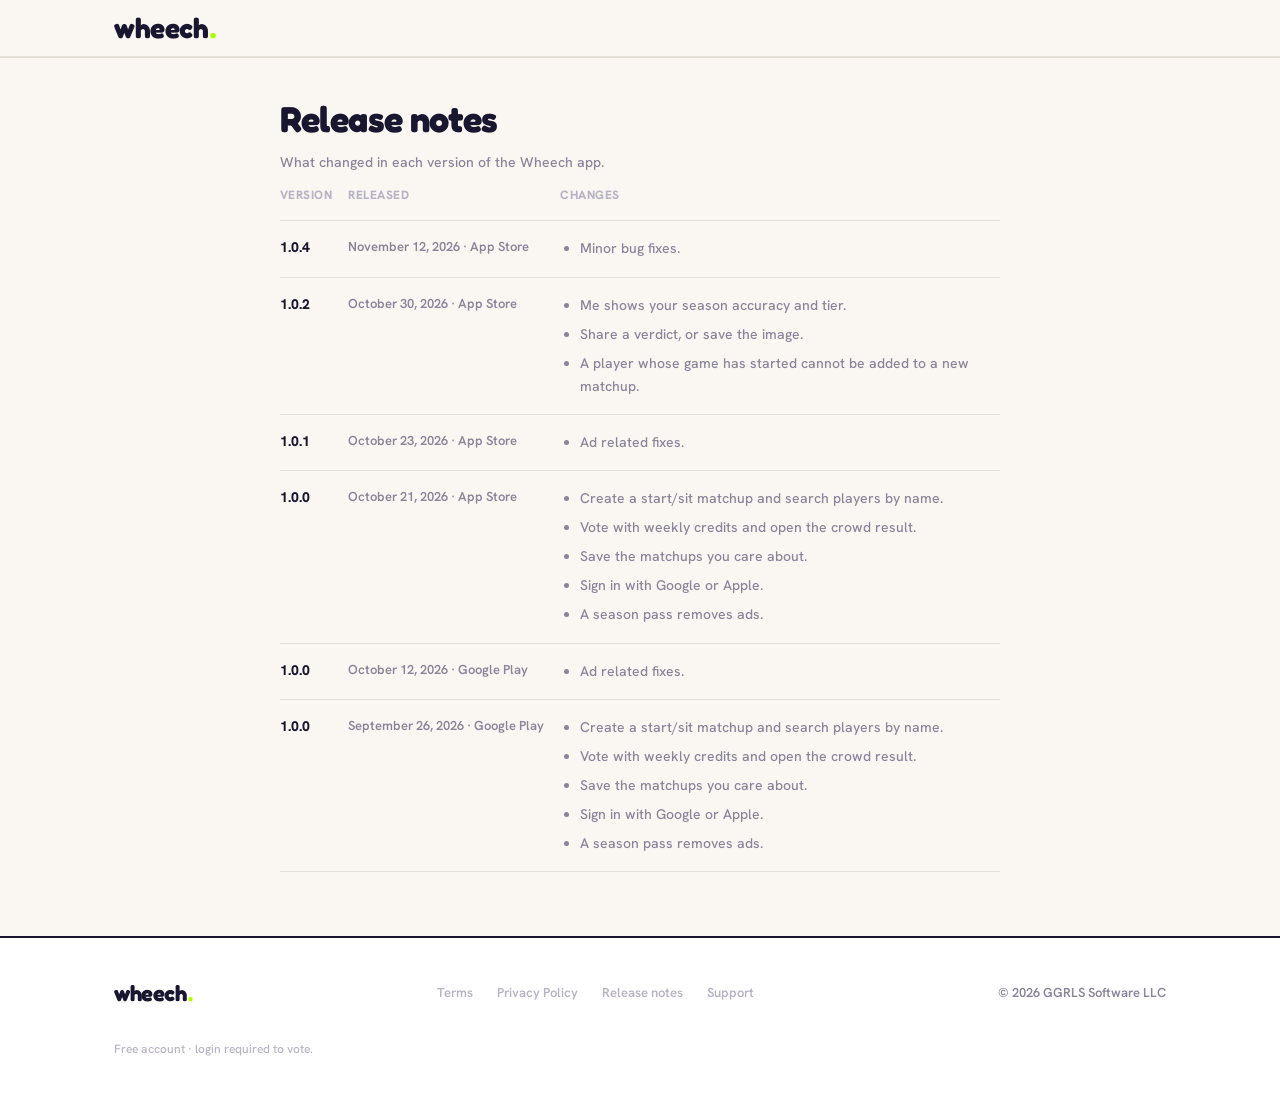
<file: release-notes.html>
<!DOCTYPE html>
<html lang="en">
<head>
  <meta charset="UTF-8">
  <meta name="viewport" content="width=device-width, initial-scale=1.0, viewport-fit=cover">
  <meta name="theme-color" content="#faf7f2">
  <title>Release notes — Wheech</title>
  <meta name="description" content="Release notes for the Wheech app.">
  <link rel="canonical" href="https://www.wheech.app/release-notes">
  <link rel="icon" href="images/favicon.png" type="image/png">
  <link rel="apple-touch-icon" href="images/apple-touch-icon.png">
  <link rel="preconnect" href="https://fonts.googleapis.com">
  <link rel="preconnect" href="https://fonts.gstatic.com" crossorigin>
  <link rel="stylesheet" href="css/wheech-lz.css">
  <link rel="stylesheet" href="css/site.css">
</head>
<body>
  <div class="site-wrap">
    <header class="site-nav">
      <div class="site-nav__inner">
        <a href="/" class="wh-wordmark" aria-label="Wheech home">wheech<span class="wh-dot">.</span></a>
      </div>
    </header>

    <main class="legal-main">
      <div class="container">
        <article class="legal-doc">
          <h1 class="legal-doc__title">Release notes</h1>
          <p class="legal-doc__intro">
            What changed in each version of the Wheech app.
          </p>

          <table class="release-table">
            <thead>
              <tr>
                <th scope="col">Version</th>
                <th scope="col">Released</th>
                <th scope="col">Changes</th>
              </tr>
            </thead>
            <tbody>
              <tr>
                <th scope="row">1.0.4</th>
                <td class="release-when">November 12, 2026 · App Store</td>
                <td>
                  <ul>
                    <li>Minor bug fixes.</li>
                  </ul>
                </td>
              </tr>
              <tr>
                <th scope="row">1.0.2</th>
                <td class="release-when">October 30, 2026 · App Store</td>
                <td>
                  <ul>
                    <li>Me shows your season accuracy and tier.</li>
                    <li>Share a verdict, or save the image.</li>
                    <li>A player whose game has started cannot be added to a new matchup.</li>
                  </ul>
                </td>
              </tr>
              <tr>
                <th scope="row">1.0.1</th>
                <td class="release-when">October 23, 2026 · App Store</td>
                <td>
                  <ul>
                    <li>Ad related fixes.</li>
                  </ul>
                </td>
              </tr>
              <tr>
                <th scope="row">1.0.0</th>
                <td class="release-when">October 21, 2026 · App Store</td>
                <td>
                  <ul>
                    <li>Create a start/sit matchup and search players by name.</li>
                    <li>Vote with weekly credits and open the crowd result.</li>
                    <li>Save the matchups you care about.</li>
                    <li>Sign in with Google or Apple.</li>
                    <li>A season pass removes ads.</li>
                  </ul>
                </td>
              </tr>
              <tr>
                <th scope="row">1.0.0</th>
                <td class="release-when">October 12, 2026 · Google Play</td>
                <td>
                  <ul>
                    <li>Ad related fixes.</li>
                  </ul>
                </td>
              </tr>
              <tr>
                <th scope="row">1.0.0</th>
                <td class="release-when">September 26, 2026 · Google Play</td>
                <td>
                  <ul>
                    <li>Create a start/sit matchup and search players by name.</li>
                    <li>Vote with weekly credits and open the crowd result.</li>
                    <li>Save the matchups you care about.</li>
                    <li>Sign in with Google or Apple.</li>
                    <li>A season pass removes ads.</li>
                  </ul>
                </td>
              </tr>
            </tbody>
          </table>
        </article>
      </div>
    </main>

    <footer class="site-footer">
      <div class="container site-footer__inner">
        <a href="/" class="wh-wordmark" style="font-size:22px;">wheech<span class="wh-dot">.</span></a>
        <div class="site-footer__links">
          <a href="/terms">Terms</a>
          <a href="/privacy">Privacy Policy</a>
          <a href="/release-notes" aria-current="page">Release notes</a>
          <a href="/support">Support</a>
        </div>
        <p class="site-footer__copy">&copy; 2026 GGRLS Software LLC</p>
        <p class="site-footer__legal">Free account · login required to vote.</p>
      </div>
    </footer>
  </div>
</body>
</html>
</file>
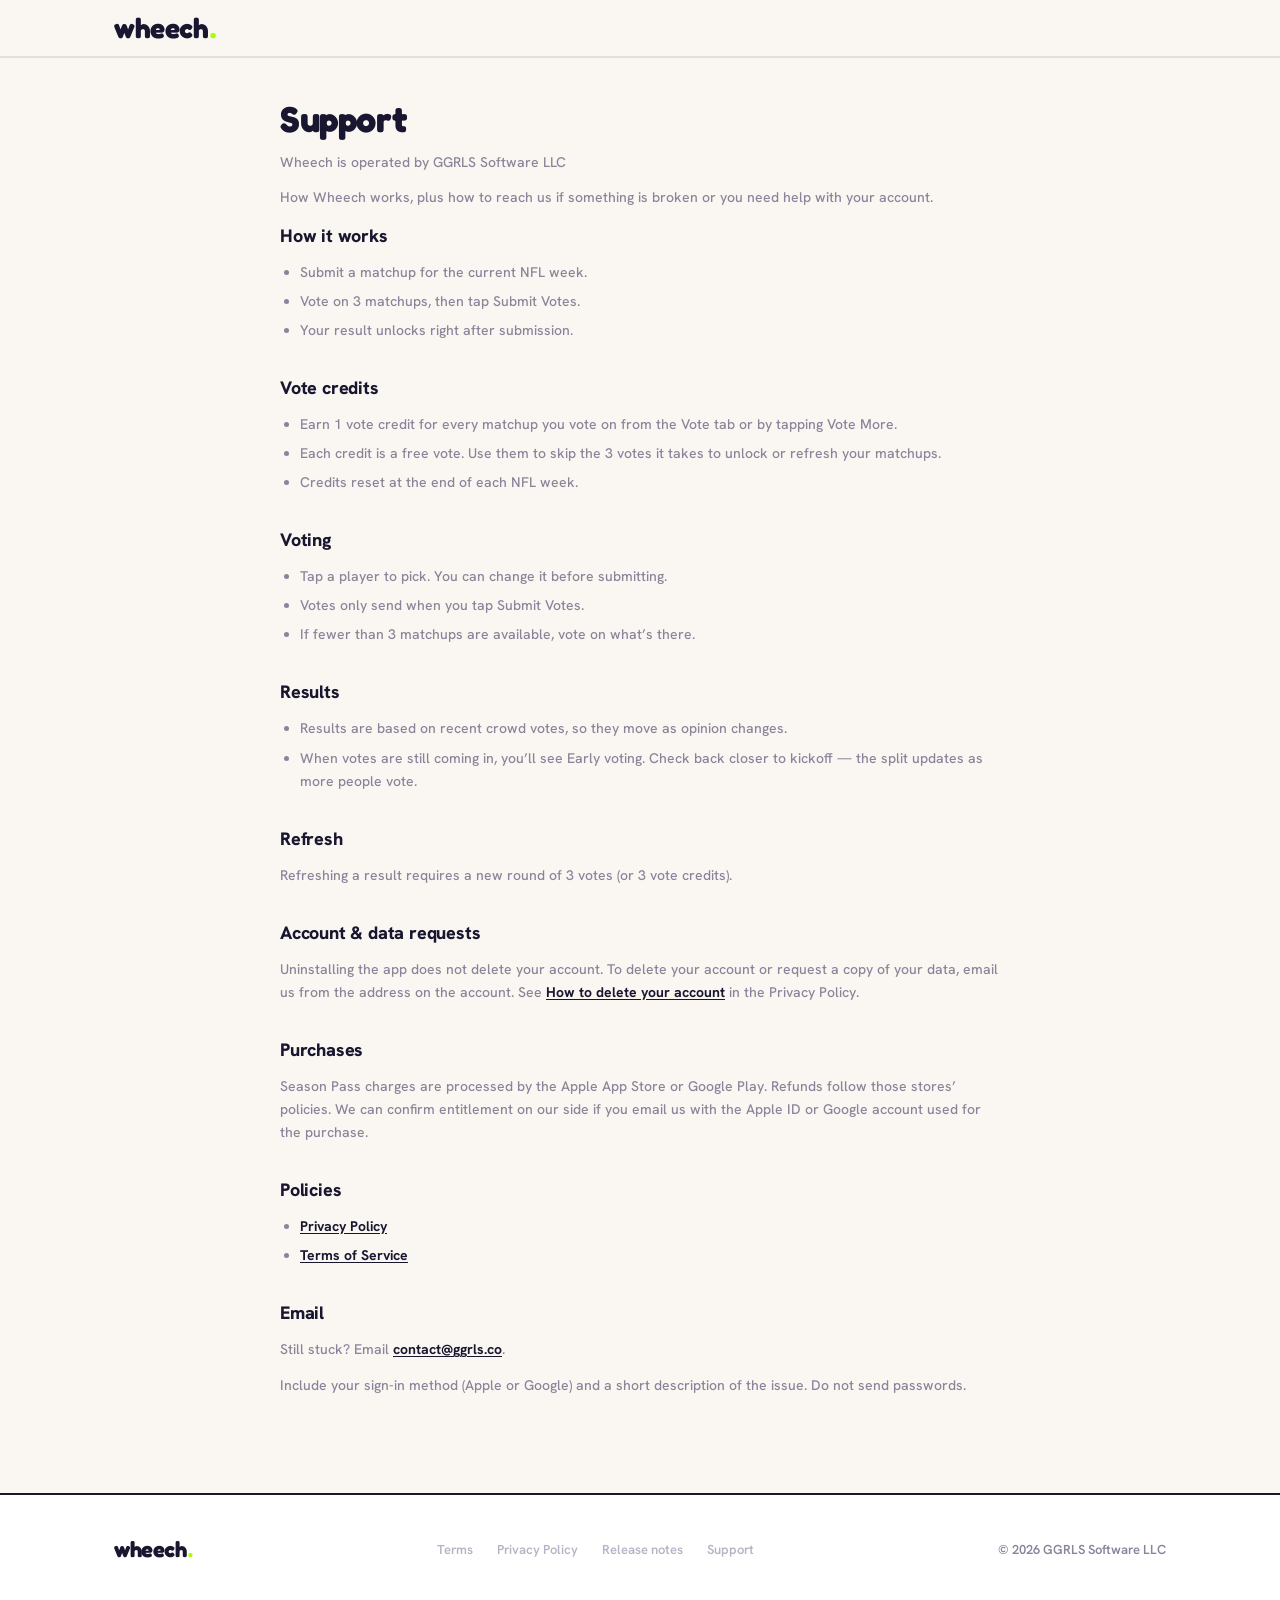
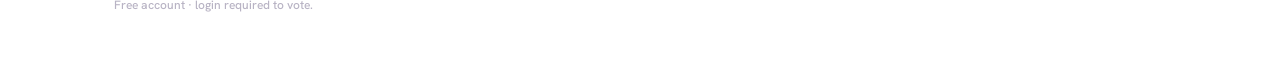
<file: support.html>
<!DOCTYPE html>
<html lang="en">
<head>
  <meta charset="UTF-8">
  <meta name="viewport" content="width=device-width, initial-scale=1.0, viewport-fit=cover">
  <meta name="theme-color" content="#faf7f2">
  <title>Support — Wheech</title>
  <meta name="description" content="Help and support for the Wheech fantasy football start/sit app, operated by GGRLS Software LLC.">
  <link rel="canonical" href="https://www.wheech.app/support">
  <link rel="icon" href="images/favicon.png" type="image/png">
  <link rel="apple-touch-icon" href="images/apple-touch-icon.png">
  <link rel="preconnect" href="https://fonts.googleapis.com">
  <link rel="preconnect" href="https://fonts.gstatic.com" crossorigin>
  <link rel="stylesheet" href="css/wheech-lz.css">
  <link rel="stylesheet" href="css/site.css">
</head>
<body>
  <div class="site-wrap">
    <header class="site-nav">
      <div class="site-nav__inner">
        <a href="/" class="wh-wordmark" aria-label="Wheech home">wheech<span class="wh-dot">.</span></a>
      </div>
    </header>

    <main class="legal-main">
      <div class="container">
        <article class="legal-doc">
          <h1 class="legal-doc__title">Support</h1>
          <p class="legal-doc__meta">Wheech is operated by GGRLS Software LLC</p>
          <p class="legal-doc__intro">
            How Wheech works, plus how to reach us if something is broken or you need help
            with your account.
          </p>

          <section>
            <h2>How it works</h2>
            <ul>
              <li>Submit a matchup for the current NFL week.</li>
              <li>Vote on 3 matchups, then tap Submit Votes.</li>
              <li>Your result unlocks right after submission.</li>
            </ul>
          </section>

          <section>
            <h2>Vote credits</h2>
            <ul>
              <li>Earn 1 vote credit for every matchup you vote on from the Vote tab or by tapping Vote More.</li>
              <li>Each credit is a free vote. Use them to skip the 3 votes it takes to unlock or refresh your matchups.</li>
              <li>Credits reset at the end of each NFL week.</li>
            </ul>
          </section>

          <section>
            <h2>Voting</h2>
            <ul>
              <li>Tap a player to pick. You can change it before submitting.</li>
              <li>Votes only send when you tap Submit Votes.</li>
              <li>If fewer than 3 matchups are available, vote on what’s there.</li>
            </ul>
          </section>

          <section>
            <h2>Results</h2>
            <ul>
              <li>Results are based on recent crowd votes, so they move as opinion changes.</li>
              <li>When votes are still coming in, you’ll see Early voting. Check back closer to kickoff — the split updates as more people vote.</li>
            </ul>
          </section>

          <section>
            <h2>Refresh</h2>
            <p>
              Refreshing a result requires a new round of 3 votes (or 3 vote credits).
            </p>
          </section>

          <section>
            <h2>Account &amp; data requests</h2>
            <p>
              Uninstalling the app does not delete your account. To delete your account or request
              a copy of your data, email us from the address on the account. See
              <a href="/privacy#account-deletion">How to delete your account</a> in the Privacy Policy.
            </p>
          </section>

          <section>
            <h2>Purchases</h2>
            <p>
              Season Pass charges are processed by the Apple App Store or Google Play. Refunds follow
              those stores’ policies. We can confirm entitlement on our side if you email us with
              the Apple ID or Google account used for the purchase.
            </p>
          </section>

          <section>
            <h2>Policies</h2>
            <ul>
              <li><a href="/privacy">Privacy Policy</a></li>
              <li><a href="/terms">Terms of Service</a></li>
            </ul>
          </section>

          <section>
            <h2>Email</h2>
            <p>
              Still stuck? Email
              <a href="mailto:contact@ggrls.co?subject=Wheech%20support">contact@ggrls.co</a>.
            </p>
            <p>
              Include your sign-in method (Apple or Google) and a short description of the issue.
              Do not send passwords.
            </p>
          </section>
        </article>
      </div>
    </main>

    <footer class="site-footer">
      <div class="container site-footer__inner">
        <a href="/" class="wh-wordmark" style="font-size:22px;">wheech<span class="wh-dot">.</span></a>
        <div class="site-footer__links">
          <a href="/terms">Terms</a>
          <a href="/privacy">Privacy Policy</a>
          <a href="/release-notes">Release notes</a>
          <a href="/support" aria-current="page">Support</a>
        </div>
        <p class="site-footer__copy">&copy; 2026 GGRLS Software LLC</p>
        <p class="site-footer__legal">Free account · login required to vote.</p>
      </div>
    </footer>
  </div>
</body>
</html>
</file>
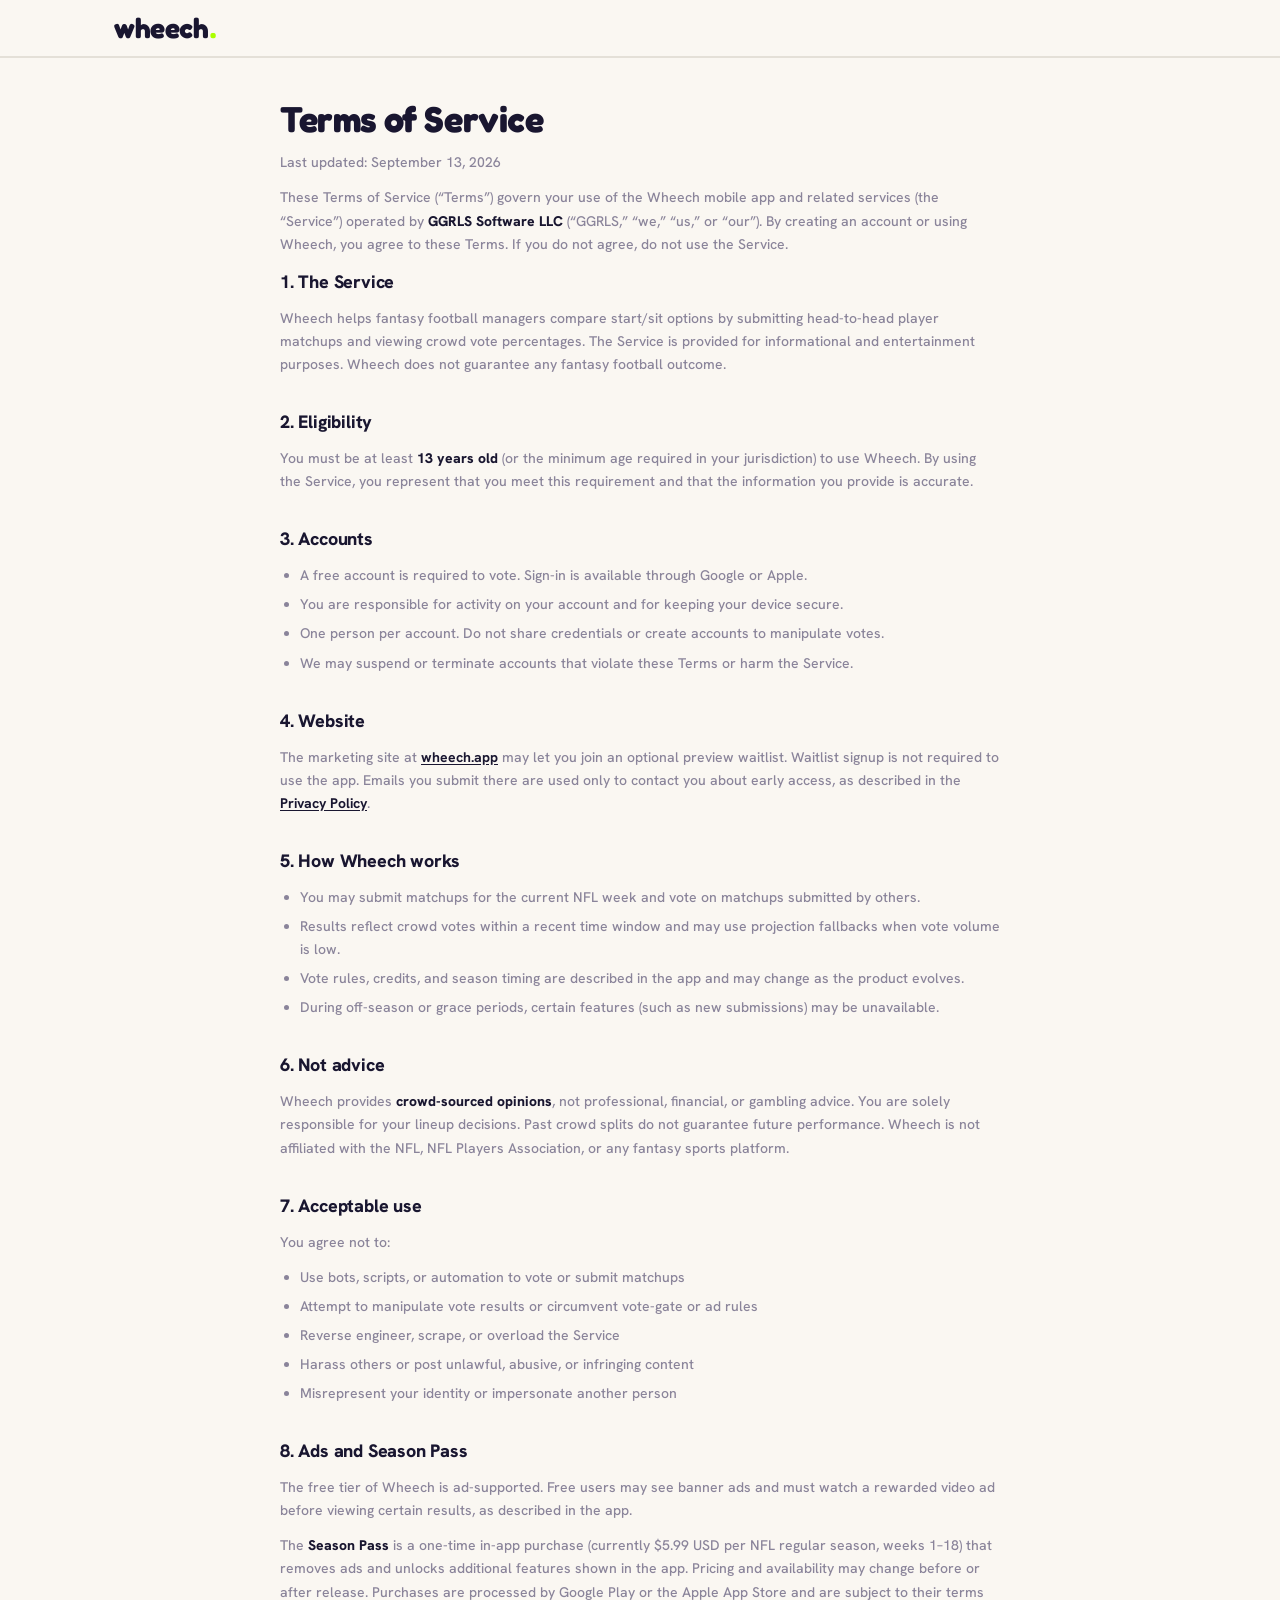
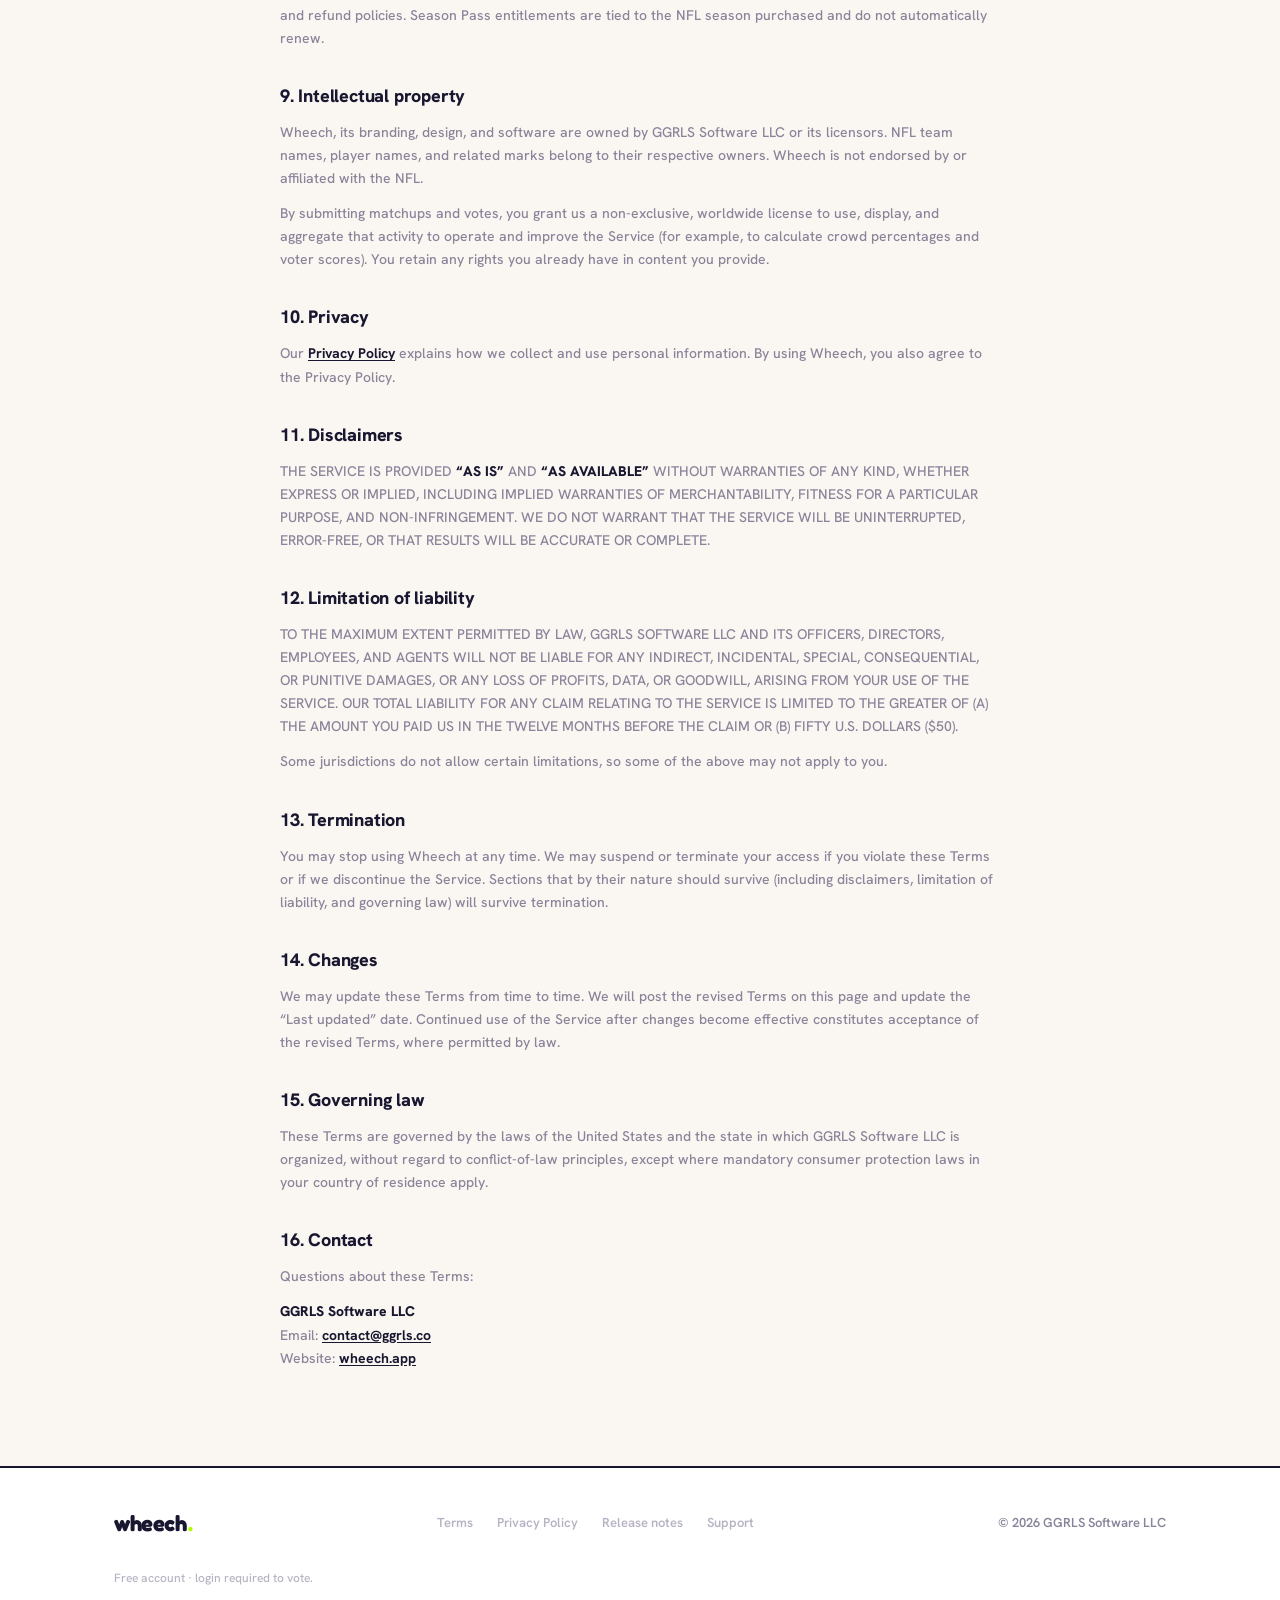
<file: terms.html>
<!DOCTYPE html>
<html lang="en">
<head>
  <meta charset="UTF-8">
  <meta name="viewport" content="width=device-width, initial-scale=1.0, viewport-fit=cover">
  <meta name="theme-color" content="#faf7f2">
  <title>Terms of Service — Wheech</title>
  <meta name="description" content="Terms of Service for the Wheech mobile app, operated by GGRLS Software LLC.">
  <link rel="canonical" href="https://www.wheech.app/terms">
  <link rel="icon" href="images/favicon.png" type="image/png">
  <link rel="apple-touch-icon" href="images/apple-touch-icon.png">
  <link rel="preconnect" href="https://fonts.googleapis.com">
  <link rel="preconnect" href="https://fonts.gstatic.com" crossorigin>
  <link rel="stylesheet" href="css/wheech-lz.css">
  <link rel="stylesheet" href="css/site.css">
</head>
<body>
  <div class="site-wrap">
    <header class="site-nav">
      <div class="site-nav__inner">
        <a href="/" class="wh-wordmark" aria-label="Wheech home">wheech<span class="wh-dot">.</span></a>
      </div>
    </header>

    <main class="legal-main">
      <div class="container">
        <article class="legal-doc">
          <h1 class="legal-doc__title">Terms of Service</h1>
          <p class="legal-doc__meta">Last updated: September 13, 2026</p>
          <p class="legal-doc__intro">
            These Terms of Service (“Terms”) govern your use of the Wheech mobile app and related
            services (the “Service”) operated by <strong>GGRLS Software LLC</strong> (“GGRLS,” “we,”
            “us,” or “our”). By creating an account or using Wheech, you agree to these Terms. If you
            do not agree, do not use the Service.
          </p>

          <section>
            <h2>1. The Service</h2>
            <p>
              Wheech helps fantasy football managers compare start/sit options by submitting
              head-to-head player matchups and viewing crowd vote percentages. The Service is provided
              for informational and entertainment purposes. Wheech does not guarantee any fantasy
              football outcome.
            </p>
          </section>

          <section>
            <h2>2. Eligibility</h2>
            <p>
              You must be at least <strong>13 years old</strong> (or the minimum age required in your
              jurisdiction) to use Wheech. By using the Service, you represent that you meet this
              requirement and that the information you provide is accurate.
            </p>
          </section>

          <section>
            <h2>3. Accounts</h2>
            <ul>
              <li>A free account is required to vote. Sign-in is available through Google or Apple.</li>
              <li>You are responsible for activity on your account and for keeping your device secure.</li>
              <li>One person per account. Do not share credentials or create accounts to manipulate votes.</li>
              <li>We may suspend or terminate accounts that violate these Terms or harm the Service.</li>
            </ul>
          </section>

          <section>
            <h2>4. Website</h2>
            <p>
              The marketing site at <a href="https://www.wheech.app">wheech.app</a> may let you join
              an optional preview waitlist. Waitlist signup is not required to use the app. Emails
              you submit there are used only to contact you about early access, as described in the
              <a href="/privacy">Privacy Policy</a>.
            </p>
          </section>

          <section>
            <h2>5. How Wheech works</h2>
            <ul>
              <li>You may submit matchups for the current NFL week and vote on matchups submitted by others.</li>
              <li>Results reflect crowd votes within a recent time window and may use projection fallbacks when vote volume is low.</li>
              <li>Vote rules, credits, and season timing are described in the app and may change as the product evolves.</li>
              <li>During off-season or grace periods, certain features (such as new submissions) may be unavailable.</li>
            </ul>
          </section>

          <section>
            <h2>6. Not advice</h2>
            <p>
              Wheech provides <strong>crowd-sourced opinions</strong>, not professional, financial,
              or gambling advice. You are solely responsible for your lineup decisions. Past crowd
              splits do not guarantee future performance. Wheech is not affiliated with the NFL, NFL
              Players Association, or any fantasy sports platform.
            </p>
          </section>

          <section>
            <h2>7. Acceptable use</h2>
            <p>You agree not to:</p>
            <ul>
              <li>Use bots, scripts, or automation to vote or submit matchups</li>
              <li>Attempt to manipulate vote results or circumvent vote-gate or ad rules</li>
              <li>Reverse engineer, scrape, or overload the Service</li>
              <li>Harass others or post unlawful, abusive, or infringing content</li>
              <li>Misrepresent your identity or impersonate another person</li>
            </ul>
          </section>

          <section>
            <h2>8. Ads and Season Pass</h2>
            <p>
              The free tier of Wheech is ad-supported. Free users may see banner ads and must watch a
              rewarded video ad before viewing certain results, as described in the app.
            </p>
            <p>
              The <strong>Season Pass</strong> is a one-time in-app purchase (currently $5.99 USD per
              NFL regular season, weeks 1–18) that removes ads and unlocks additional features shown
              in the app. Pricing and availability may change before or after release. Purchases are
              processed by Google Play or the Apple App Store and are subject to their terms and
              refund policies. Season Pass entitlements are tied to the NFL season purchased and do
              not automatically renew.
            </p>
          </section>

          <section>
            <h2>9. Intellectual property</h2>
            <p>
              Wheech, its branding, design, and software are owned by GGRLS Software LLC or its
              licensors. NFL team names, player names, and related marks belong to their respective
              owners. Wheech is not endorsed by or affiliated with the NFL.
            </p>
            <p>
              By submitting matchups and votes, you grant us a non-exclusive, worldwide license to
              use, display, and aggregate that activity to operate and improve the Service (for
              example, to calculate crowd percentages and voter scores). You retain any rights you
              already have in content you provide.
            </p>
          </section>

          <section>
            <h2>10. Privacy</h2>
            <p>
              Our <a href="/privacy">Privacy Policy</a> explains how we collect and use personal
              information. By using Wheech, you also agree to the Privacy Policy.
            </p>
          </section>

          <section>
            <h2>11. Disclaimers</h2>
            <p>
              THE SERVICE IS PROVIDED <strong>“AS IS”</strong> AND <strong>“AS AVAILABLE”</strong>
              WITHOUT WARRANTIES OF ANY KIND, WHETHER EXPRESS OR IMPLIED, INCLUDING IMPLIED WARRANTIES
              OF MERCHANTABILITY, FITNESS FOR A PARTICULAR PURPOSE, AND NON-INFRINGEMENT. WE DO NOT
              WARRANT THAT THE SERVICE WILL BE UNINTERRUPTED, ERROR-FREE, OR THAT RESULTS WILL BE
              ACCURATE OR COMPLETE.
            </p>
          </section>

          <section>
            <h2>12. Limitation of liability</h2>
            <p>
              TO THE MAXIMUM EXTENT PERMITTED BY LAW, GGRLS SOFTWARE LLC AND ITS OFFICERS, DIRECTORS,
              EMPLOYEES, AND AGENTS WILL NOT BE LIABLE FOR ANY INDIRECT, INCIDENTAL, SPECIAL,
              CONSEQUENTIAL, OR PUNITIVE DAMAGES, OR ANY LOSS OF PROFITS, DATA, OR GOODWILL, ARISING
              FROM YOUR USE OF THE SERVICE. OUR TOTAL LIABILITY FOR ANY CLAIM RELATING TO THE SERVICE
              IS LIMITED TO THE GREATER OF (A) THE AMOUNT YOU PAID US IN THE TWELVE MONTHS BEFORE THE
              CLAIM OR (B) FIFTY U.S. DOLLARS ($50).
            </p>
            <p>
              Some jurisdictions do not allow certain limitations, so some of the above may not apply
              to you.
            </p>
          </section>

          <section>
            <h2>13. Termination</h2>
            <p>
              You may stop using Wheech at any time. We may suspend or terminate your access if you
              violate these Terms or if we discontinue the Service. Sections that by their nature
              should survive (including disclaimers, limitation of liability, and governing law) will
              survive termination.
            </p>
          </section>

          <section>
            <h2>14. Changes</h2>
            <p>
              We may update these Terms from time to time. We will post the revised Terms on this
              page and update the “Last updated” date. Continued use of the Service after changes
              become effective constitutes acceptance of the revised Terms, where permitted by law.
            </p>
          </section>

          <section>
            <h2>15. Governing law</h2>
            <p>
              These Terms are governed by the laws of the United States and the state in which
              GGRLS Software LLC is organized, without regard to conflict-of-law principles, except
              where mandatory consumer protection laws in your country of residence apply.
            </p>
          </section>

          <section>
            <h2>16. Contact</h2>
            <p>
              Questions about these Terms:
            </p>
            <p>
              <strong>GGRLS Software LLC</strong><br>
              Email: <a href="mailto:contact@ggrls.co">contact@ggrls.co</a><br>
              Website: <a href="https://wheech.app">wheech.app</a>
            </p>
          </section>
        </article>
      </div>
    </main>

    <footer class="site-footer">
      <div class="container site-footer__inner">
        <a href="/" class="wh-wordmark" style="font-size:22px;">wheech<span class="wh-dot">.</span></a>
        <div class="site-footer__links">
          <a href="/terms" aria-current="page">Terms</a>
          <a href="/privacy">Privacy Policy</a>
          <a href="/release-notes">Release notes</a>
          <a href="/support">Support</a>
        </div>
        <p class="site-footer__copy">&copy; 2026 GGRLS Software LLC</p>
        <p class="site-footer__legal">Free account · login required to vote.</p>
      </div>
    </footer>
  </div>
</body>
</html>
</file>
<file: css/wheech-lz.css>
/* ================================================================
   Wheech — Lime Zest Theme
   Electric lime primary · Orange accent · Blue rival · Navy ink
   ================================================================

   TABLE OF CONTENTS
   -----------------
   1. Tokens (custom properties)
   2. Base reset
   3. Typography
   4. Utility classes
   5. Layout — Screen shell, Status bar, Header, Body, Tab bar
   6. Components — Buttons, Cards, Avatars, Badges
   7. Forms — Toggle, Search, Vote controls
   8. Data — Split bar, Donut chart legend
   9. Motion

   ================================================================ */

@import url('https://fonts.googleapis.com/css2?family=Hanken+Grotesk:wght@500;600;700;800;900&display=swap');
@import url('https://fonts.googleapis.com/css2?family=Fredoka:wght@400;500;600;700&display=swap');

/* ================================================================
   1. TOKENS
   ================================================================ */

:root {
  /* ── Brand colors ─────────────────────────────────────────── */
  --wh-lime:        #aaff00;   /* Electric lime — primary action */
  --wh-lime-lt:     #f4ffe0;   /* Lime tint — card backgrounds   */
  --wh-lime-mid:    #d6ffa0;   /* Lime mid — avatar backgrounds  */
  --wh-lime-dk:     #4a7000;   /* Lime dark — text on lime tints */

  --wh-orange:      #ff5219;   /* Orange — accent, VS badge, week pill */
  --wh-orange-lt:   #fff1ed;   /* Orange tint                    */
  --wh-orange-mid:  #ffd0c2;   /* Orange mid                     */

  --wh-blue:        #1ba3e8;   /* Blue — rival / player B        */
  --wh-blue-lt:     #e1f3fd;   /* Blue tint                      */
  --wh-blue-mid:    #b3dff7;   /* Blue mid                       */

  /* ── Neutrals ─────────────────────────────────────────────── */
  --wh-bg:          #faf7f2;   /* App background — warm off-white */
  --wh-surface:     #ffffff;   /* Card / sheet surfaces           */
  --wh-ink:         #191630;   /* Primary text / strokes          */
  --wh-muted:       #8a849a;   /* Secondary text                  */
  --wh-faint:       #b8b3c4;   /* Placeholder / disabled text     */
  --wh-line:        #e4e0d8;   /* Dividers, borders               */
  --wh-rival:       #c9cdda;   /* Rival (losing) segment fill     */

  /* ── Position tag colors ─────────────────────────────────── */
  --wh-pos-wr:      #2456b8;
  --wh-pos-rb:      #1f7a44;
  --wh-pos-qb:      #b3471f;
  --wh-pos-te:      #8a4ab0;
  --wh-pos-k:       #7a7d8c;
  --wh-pos-def:     #444758;

  /* ── Typography ───────────────────────────────────────────── */
  --wh-font:        'Hanken Grotesk', -apple-system, BlinkMacSystemFont, sans-serif;
  --wh-font-display:'Fredoka', 'Hanken Grotesk', -apple-system, BlinkMacSystemFont, sans-serif;
  --wh-size-xs:     10px;
  --wh-size-sm:     12px;
  --wh-size-base:   14px;
  --wh-size-md:     16px;
  --wh-size-lg:     18px;
  --wh-size-xl:     20px;
  --wh-size-2xl:    24px;
  --wh-size-3xl:    28px;
  --wh-size-4xl:    36px;
  --wh-size-5xl:    50px;

  /* ── Spacing ──────────────────────────────────────────────── */
  --wh-space-1:     4px;
  --wh-space-2:     8px;
  --wh-space-3:     12px;
  --wh-space-4:     16px;
  --wh-space-5:     20px;
  --wh-space-6:     24px;

  /* ── Borders & shadows ────────────────────────────────────── */
  --wh-stroke:      2.5px;
  --wh-stroke-sm:   1.5px;
  --wh-radius-sm:   6px;
  --wh-radius-md:   12px;
  --wh-radius-lg:   16px;
  --wh-radius-xl:   22px;
  --wh-radius-pill: 999px;

  --wh-shadow-sm:   3px 3px 0 var(--wh-ink);
  --wh-shadow-md:   4px 4px 0 var(--wh-ink);

  /* ── Motion ───────────────────────────────────────────────── */
  --wh-ease:        cubic-bezier(.25, .46, .45, .94);
  --wh-dur-fast:    120ms;
  --wh-dur-base:    200ms;
}

/* ================================================================
   2. BASE RESET (scoped)
   ================================================================ */

.wh-screen,
.wh-screen * {
  box-sizing: border-box;
  margin: 0;
  padding: 0;
}

.wh-screen {
  width: 390px;
  height: 844px;
  display: flex;
  flex-direction: column;
  background: var(--wh-bg);
  color: var(--wh-ink);
  font-family: var(--wh-font);
  font-size: var(--wh-size-base);
  position: relative;
  overflow: hidden;
  -webkit-font-smoothing: antialiased;
  text-rendering: optimizeLegibility;
}

/* ================================================================
   3. TYPOGRAPHY
   ================================================================ */

/* Scale */
.wh-text-xs   { font-size: var(--wh-size-xs);  }
.wh-text-sm   { font-size: var(--wh-size-sm);  }
.wh-text-base { font-size: var(--wh-size-base); }
.wh-text-md   { font-size: var(--wh-size-md);  }
.wh-text-lg   { font-size: var(--wh-size-lg);  }
.wh-text-xl   { font-size: var(--wh-size-xl);  }
.wh-text-2xl  { font-size: var(--wh-size-2xl); }
.wh-text-3xl  { font-size: var(--wh-size-3xl); }

/* Weights */
.wh-medium   { font-weight: 600; }
.wh-bold     { font-weight: 700; }
.wh-extrabold{ font-weight: 800; }
.wh-black    { font-weight: 900; }

/* Colors */
.wh-ink      { color: var(--wh-ink);    }
.wh-muted    { color: var(--wh-muted);  }
.wh-faint    { color: var(--wh-faint);  }
.wh-lime-dk  { color: var(--wh-lime-dk);}

/* Label — all-caps eyebrow */
.wh-label {
  font-size: 11px;
  font-weight: 800;
  letter-spacing: .8px;
  text-transform: uppercase;
  color: var(--wh-faint);
}
.wh-label--a { color: var(--wh-orange); }
.wh-label--b { color: var(--wh-blue);   }

/* Wordmark */
.wh-wordmark {
  font-family: var(--wh-font-display);
  font-size: var(--wh-size-3xl);
  font-weight: 700;
  letter-spacing: -.4px;
  line-height: 1;
  display: inline-flex;
  align-items: baseline;
  gap: 1px;
}
.wh-wordmark .wh-dot { color: var(--wh-lime); }

/* Player name */
.wh-player-name {
  font-size: var(--wh-size-lg);
  font-weight: 800;
  letter-spacing: -.3px;
  line-height: 1.1;
}

/* Player meta row */
.wh-player-meta {
  display: flex;
  align-items: center;
  gap: 7px;
  margin-top: 5px;
  font-size: 12.5px;
  font-weight: 600;
  color: var(--wh-muted);
  white-space: nowrap;
}

/* Screen title */
.wh-screen-title {
  font-size: var(--wh-size-xl);
  font-weight: 800;
  letter-spacing: -.3px;
}

/* ================================================================
   4. UTILITY CLASSES
   ================================================================ */

.wh-flex         { display: flex; }
.wh-flex-col     { display: flex; flex-direction: column; }
.wh-items-center { align-items: center; }
.wh-justify-between { justify-content: space-between; }
.wh-gap-1  { gap: var(--wh-space-1); }
.wh-gap-2  { gap: var(--wh-space-2); }
.wh-gap-3  { gap: var(--wh-space-3); }
.wh-gap-4  { gap: var(--wh-space-4); }
.wh-text-center { text-align: center; }

/* ================================================================
   5. LAYOUT
   ================================================================ */

/* ── Status bar ── */
.wh-status {
  height: 50px;
  flex: 0 0 auto;
  display: flex;
  align-items: flex-end;
  justify-content: space-between;
  padding: 0 var(--wh-space-6) 7px;
  font-size: 15px;
  font-weight: 700;
}
.wh-status-icons {
  display: flex;
  align-items: center;
  gap: 6px;
}

/* ── Header ── */
.wh-header {
  flex: 0 0 auto;
  display: flex;
  align-items: center;
  gap: var(--wh-space-3);
  padding: 6px var(--wh-space-5) 14px;
}
.wh-header-title {
  flex: 1;
  text-align: center;
  font-size: var(--wh-size-xl);
  font-weight: 800;
  letter-spacing: -.3px;
}

/* ── Scroll body ── */
.wh-body {
  flex: 1 1 auto;
  overflow: hidden;
  padding: 0 var(--wh-space-5);
  display: flex;
  flex-direction: column;
}
.wh-spacer { flex: 1; }

/* ── Home indicator ── */
.wh-home-indicator {
  height: 22px;
  flex: 0 0 auto;
  display: flex;
  align-items: center;
  justify-content: center;
}
.wh-home-indicator::after {
  content: "";
  width: 134px;
  height: 5px;
  border-radius: 3px;
  background: var(--wh-ink);
  opacity: .8;
}

/* ── Tab bar ── */
.wh-tabs {
  flex: 0 0 auto;
  display: flex;
  justify-content: space-around;
  padding: 10px 8px 6px;
  border-top: var(--wh-stroke) solid var(--wh-ink);
  background: var(--wh-surface);
}
.wh-tab {
  display: flex;
  flex-direction: column;
  align-items: center;
  gap: 4px;
  font-size: 10.5px;
  font-weight: 700;
  color: var(--wh-faint);
  flex: 1;
}
.wh-tab__pill {
  width: 40px;
  height: 28px;
  border-radius: var(--wh-radius-pill);
  display: grid;
  place-items: center;
}
.wh-tab--active {
  color: var(--wh-ink);
}
.wh-tab--active .wh-tab__pill {
  background: var(--wh-lime);
}

/* ── Ad banner ── */
.wh-ad {
  flex: 0 0 auto;
  height: 56px;
  display: flex;
  align-items: center;
  justify-content: center;
  gap: 10px;
  background: repeating-linear-gradient(
    135deg,
    #eceef3 0 10px,
    #f4f5f8 10px 20px
  );
  border-top: 2px solid var(--wh-ink);
}
.wh-ad__tag {
  font-size: 10px;
  font-weight: 800;
  letter-spacing: 1px;
  text-transform: uppercase;
  color: var(--wh-faint);
  border: 1px dashed var(--wh-faint);
  padding: 4px 9px;
  border-radius: var(--wh-radius-sm);
}

/* ================================================================
   6. COMPONENTS
   ================================================================ */

/* ── Icon button (circle) ── */
.wh-iconbtn {
  width: 44px;
  height: 44px;
  border-radius: 50%;
  background: var(--wh-surface);
  border: var(--wh-stroke) solid var(--wh-ink);
  box-shadow: var(--wh-shadow-sm);
  display: grid;
  place-items: center;
  color: var(--wh-ink);
  flex: 0 0 auto;
  cursor: pointer;
  transition: box-shadow var(--wh-dur-fast) var(--wh-ease),
              transform  var(--wh-dur-fast) var(--wh-ease);
}
.wh-iconbtn:active {
  box-shadow: 1px 1px 0 var(--wh-ink);
  transform: translate(2px, 2px);
}

/* ── CTA button ── */
.wh-cta {
  background: var(--wh-lime);
  color: var(--wh-ink);
  border: var(--wh-stroke) solid var(--wh-ink);
  box-shadow: var(--wh-shadow-md);
  border-radius: 18px;
  padding: 17px;
  text-align: center;
  font-family: var(--wh-font);
  font-size: var(--wh-size-lg);
  font-weight: 800;
  cursor: pointer;
  letter-spacing: -.2px;
  transition: box-shadow var(--wh-dur-fast) var(--wh-ease),
              transform  var(--wh-dur-fast) var(--wh-ease);
}
.wh-cta:active {
  box-shadow: 1px 1px 0 var(--wh-ink);
  transform: translate(3px, 3px);
}
.wh-cta--ghost {
  background: var(--wh-surface);
}
.wh-cta--disabled {
  background: var(--wh-line);
  color: var(--wh-faint);
  border-color: var(--wh-faint);
  box-shadow: none;
  cursor: default;
}

/* ── Player card ── */
.wh-card {
  border: var(--wh-stroke) solid var(--wh-ink);
  border-radius: var(--wh-radius-xl);
  box-shadow: var(--wh-shadow-md);
  padding: 14px 16px;
  display: flex;
  align-items: center;
  gap: 14px;
  background: var(--wh-surface);
}
.wh-card--a { background: var(--wh-lime-lt); }
.wh-card--b { background: var(--wh-blue-lt); }

/* ── New matchup slot (dashed) ── */
.wh-card--new {
  border: var(--wh-stroke) dashed var(--wh-lime);
  border-radius: var(--wh-radius-xl);
  padding: 18px var(--wh-space-5);
  display: flex;
  align-items: center;
  gap: 14px;
  background: var(--wh-lime-lt);
  cursor: pointer;
}

/* ── Avatar ── */
.wh-av {
  width: 58px;
  height: 58px;
  border-radius: var(--wh-radius-lg);
  flex: 0 0 auto;
  border: var(--wh-stroke) solid var(--wh-ink);
  display: grid;
  place-items: center;
  font-size: 17px;
  font-weight: 900;
  color: var(--wh-ink);
  background: var(--wh-line);
}
.wh-av--a   { background: var(--wh-lime-mid); }
.wh-av--b   { background: var(--wh-blue-mid); }
.wh-av--new { background: var(--wh-lime); }
.wh-av--sm  { width: 44px; height: 44px; font-size: 13px; border-radius: var(--wh-radius-md); }

/* ── Position tag ── */
.wh-pos {
  font-size: 10px;
  font-weight: 800;
  letter-spacing: .3px;
  color: #fff;
  padding: 2px 7px;
  border-radius: var(--wh-radius-sm);
  flex-shrink: 0;
}
.wh-pos--wr  { background: var(--wh-pos-wr);  }
.wh-pos--rb  { background: var(--wh-pos-rb);  }
.wh-pos--qb  { background: var(--wh-pos-qb);  }
.wh-pos--te  { background: var(--wh-pos-te);  }
.wh-pos--k   { background: var(--wh-pos-k);   }
.wh-pos--def { background: var(--wh-pos-def); }

/* ── Scoring badge ── */
.wh-badge {
  font-size: 10.5px;
  font-weight: 800;
  letter-spacing: .4px;
  text-transform: uppercase;
  padding: 3px 8px;
  border-radius: var(--wh-radius-sm);
  white-space: nowrap;
}
.wh-badge--ppr {
  background: var(--wh-lime-lt);
  color: var(--wh-lime-dk);
  border: var(--wh-stroke-sm) solid var(--wh-lime-mid);
}
.wh-badge--std {
  background: var(--wh-line);
  color: var(--wh-muted);
  border: var(--wh-stroke-sm) solid var(--wh-line);
}

/* ── Week pill ── */
.wh-week-pill {
  display: inline-flex;
  align-items: center;
  gap: 8px;
  background: var(--wh-orange);
  color: #fff;
  border: var(--wh-stroke) solid var(--wh-ink);
  box-shadow: var(--wh-shadow-sm);
  padding: 8px 18px;
  border-radius: var(--wh-radius-pill);
  font-size: var(--wh-size-base);
  font-weight: 800;
  white-space: nowrap;
}
.wh-week-pill__dot {
  width: 8px;
  height: 8px;
  border-radius: 50%;
  background: var(--wh-lime);
  box-shadow: 0 0 0 2px rgba(170,255,0,.35);
  flex: 0 0 auto;
}

/* ── VS badge ── */
.wh-vs {
  display: flex;
  justify-content: center;
  margin: -12px 0;
  position: relative;
  z-index: 2;
}
.wh-vs__badge {
  width: 52px;
  height: 52px;
  background: var(--wh-orange);
  color: #fff;
  border: 3px solid var(--wh-ink);
  border-radius: 50%;
  display: grid;
  place-items: center;
  font-size: 16px;
  font-weight: 900;
  box-shadow: var(--wh-shadow-sm);
  transform: rotate(-8deg);
}

/* ── Timer chip ── */
.wh-timer {
  display: inline-flex;
  align-items: center;
  gap: 6px;
  font-size: 12.5px;
  font-weight: 700;
  color: var(--wh-muted);
}
.wh-timer__val {
  background: var(--wh-orange);
  color: #fff;
  border: var(--wh-stroke-sm) solid var(--wh-ink);
  border-radius: var(--wh-radius-sm);
  padding: 2px 8px;
  font-weight: 900;
}

/* ── My matchups result card ── */
.wh-result-card {
  border: var(--wh-stroke) solid var(--wh-ink);
  border-radius: var(--wh-radius-xl);
  box-shadow: var(--wh-shadow-md);
  padding: var(--wh-space-4);
  background: var(--wh-surface);
}
.wh-result-row {
  display: flex;
  align-items: center;
  gap: 11px;
  padding: 8px 0;
}
.wh-result-row + .wh-result-row {
  border-top: var(--wh-stroke-sm) solid var(--wh-line);
}
.wh-result-pct {
  font-size: 26px;
  font-weight: 900;
  letter-spacing: -1px;
  flex: 0 0 auto;
}
.wh-result-pct--win  { color: var(--wh-lime-dk); }
.wh-result-pct--lose { color: var(--wh-faint);   }

/* ── Inline search results list ── */
.wh-results-list {
  background: var(--wh-surface);
  border: var(--wh-stroke) solid var(--wh-ink);
  border-radius: var(--wh-radius-lg);
  box-shadow: var(--wh-shadow-md);
  overflow: hidden;
  margin-top: 8px;
}
.wh-result-item {
  display: flex;
  align-items: center;
  gap: 11px;
  padding: 11px 14px;
  border-bottom: var(--wh-stroke-sm) solid var(--wh-line);
  cursor: pointer;
}
.wh-result-item:last-child { border-bottom: none; }
.wh-result-item__av {
  width: 38px;
  height: 38px;
  border-radius: 11px;
  border: 2px solid var(--wh-ink);
  display: grid;
  place-items: center;
  font-size: 11px;
  font-weight: 800;
  background: var(--wh-line);
  flex: 0 0 auto;
}

/* ================================================================
   7. FORMS
   ================================================================ */

/* ── PPR / Standard toggle ── */
.wh-toggle {
  display: flex;
  gap: var(--wh-space-2);
  margin-bottom: 22px;
}
.wh-toggle__opt {
  flex: 1;
  text-align: center;
  padding: 13px 0;
  border-radius: var(--wh-radius-lg);
  font-family: var(--wh-font);
  font-size: 15px;
  font-weight: 800;
  border: var(--wh-stroke) solid var(--wh-ink);
  background: var(--wh-surface);
  color: var(--wh-ink);
  cursor: pointer;
  transition: background var(--wh-dur-base) var(--wh-ease);
}
.wh-toggle__opt--on {
  background: var(--wh-lime);
  box-shadow: var(--wh-shadow-sm);
}

/* ── Search slot ── */
.wh-search {
  border: var(--wh-stroke) solid var(--wh-ink);
  border-radius: var(--wh-radius-xl);
  box-shadow: var(--wh-shadow-md);
  padding: 14px 16px;
  display: flex;
  align-items: center;
  gap: var(--wh-space-3);
  background: var(--wh-surface);
  cursor: text;
}
.wh-search__placeholder {
  font-size: var(--wh-size-md);
  font-weight: 600;
  color: var(--wh-faint);
  flex: 1;
}
.wh-search__text {
  font-size: var(--wh-size-md);
  font-weight: 600;
  color: var(--wh-ink);
  flex: 1;
  display: flex;
  align-items: center;
  gap: 1px;
}

/* ── Vote player card ── */
.wh-vote-card {
  display: flex;
  align-items: center;
  gap: var(--wh-space-3);
  padding: 12px 14px;
  border-radius: var(--wh-radius-lg);
  border: var(--wh-stroke) solid var(--wh-ink);
  background: var(--wh-surface);
  margin-bottom: 7px;
  cursor: pointer;
  transition: background var(--wh-dur-fast) var(--wh-ease),
              box-shadow  var(--wh-dur-fast) var(--wh-ease);
}
.wh-vote-card--on {
  background: var(--wh-lime-lt);
  box-shadow: var(--wh-shadow-md);
}

/* ── Vote check circle ── */
.wh-vote-check {
  width: 28px;
  height: 28px;
  border-radius: 50%;
  border: var(--wh-stroke) solid var(--wh-ink);
  flex: 0 0 auto;
  display: grid;
  place-items: center;
  color: transparent;
}
.wh-vote-check--on {
  background: var(--wh-lime);
  color: var(--wh-ink);
}

/* ── Vote progress dots ── */
.wh-progress {
  display: flex;
  gap: 7px;
}
.wh-progress__dot {
  flex: 1;
  height: 7px;
  border-radius: 4px;
  background: var(--wh-line);
  border: var(--wh-stroke-sm) solid var(--wh-ink);
  transition: background var(--wh-dur-base) var(--wh-ease);
}
.wh-progress__dot--on { background: var(--wh-lime); }

/* ================================================================
   8. DATA DISPLAY
   ================================================================ */

/* ── Split bar ── */
.wh-split {
  height: 14px;
  border-radius: var(--wh-radius-pill);
  background: var(--wh-line);
  overflow: hidden;
  display: flex;
}
.wh-split__a { background: var(--wh-lime);   }
.wh-split__b { background: var(--wh-rival);  }

/* ── Donut chart legend row ── */
.wh-legend {
  display: flex;
  gap: var(--wh-space-4);
  justify-content: center;
  align-items: center;
}
.wh-legend__item {
  display: flex;
  align-items: center;
  gap: 6px;
  font-size: var(--wh-size-sm);
}
.wh-legend__dot {
  width: 12px;
  height: 12px;
  border-radius: 50%;
  flex: 0 0 auto;
}
.wh-legend__dot--a {
  background: var(--wh-lime);
  border: 1.5px solid var(--wh-ink);
}
.wh-legend__dot--b {
  background: var(--wh-line);
  border: 1.5px solid var(--wh-faint);
}
.wh-legend__name { font-weight: 700; color: var(--wh-ink); }
.wh-legend__pct  { font-weight: 900; color: var(--wh-lime-dk); margin-left: 2px; }
.wh-legend__pct--b { color: var(--wh-muted); }

/* ── Help / caption text ── */
.wh-help {
  text-align: center;
  font-size: 12.5px;
  font-weight: 600;
  color: var(--wh-muted);
  margin: var(--wh-space-3) 0 14px;
}

/* ── Divider ── */
.wh-divider {
  height: var(--wh-stroke-sm);
  background: var(--wh-line);
  border: none;
  margin: var(--wh-space-3) 0;
}

/* ================================================================
   9. MOTION
   ================================================================ */

/* Blinking text cursor */
.wh-cursor {
  display: inline-block;
  width: 2px;
  height: 18px;
  background: var(--wh-ink);
  border-radius: 1px;
  vertical-align: middle;
  animation: wh-blink 1s step-end infinite;
}
@keyframes wh-blink {
  0%, 100% { opacity: 1; }
  50%       { opacity: 0; }
}

/* Live pulse (on week pill dot) */
.wh-pulse {
  animation: wh-pulse 2s ease-in-out infinite;
}
@keyframes wh-pulse {
  0%, 100% { box-shadow: 0 0 0 0   rgba(170,255,0,.5); }
  50%       { box-shadow: 0 0 0 6px rgba(170,255,0,0);  }
}

/* Press → pop feedback for interactive cards */
@media (hover: hover) {
  .wh-card:hover,
  .wh-vote-card:hover {
    cursor: pointer;
  }
}
</file>
<file: css/site.css>
/* Wheech marketing site — layout on top of wheech-lz.css */

*,
*::before,
*::after {
  box-sizing: border-box;
}

html {
  scroll-behavior: smooth;
  overflow-x: clip;
  -webkit-text-size-adjust: 100%;
  text-size-adjust: 100%;
}

body {
  margin: 0;
  background: var(--wh-bg);
  color: var(--wh-ink);
  font-family: var(--wh-font);
  font-size: var(--wh-size-base);
  line-height: 1.5;
  -webkit-font-smoothing: antialiased;
  -webkit-tap-highlight-color: transparent;
  overflow-x: clip;
}

a {
  color: inherit;
  text-decoration: none;
}

img {
  max-width: 100%;
  height: auto;
  display: block;
}

/* ── Layout ── */

.site-wrap {
  min-height: 100vh;
  display: flex;
  flex-direction: column;
}

.container {
  width: 100%;
  max-width: 1100px;
  margin: 0 auto;
  padding: 0 var(--wh-space-6);
}

.section {
  padding: 72px 0;
}

.section--tight {
  padding: 48px 0;
}

.section__eyebrow {
  font-size: 11px;
  font-weight: 800;
  letter-spacing: 0.8px;
  text-transform: uppercase;
  color: var(--wh-faint);
  margin-bottom: 12px;
}

.section__title {
  font-size: clamp(28px, 4vw, 36px);
  font-weight: 800;
  letter-spacing: -0.4px;
  line-height: 1.15;
  margin-bottom: 16px;
}

.section__lead {
  font-size: 17px;
  font-weight: 500;
  color: var(--wh-muted);
  line-height: 1.55;
  max-width: 560px;
}

/* ── Nav ── */

.site-nav {
  position: sticky;
  top: 0;
  z-index: 100;
  background: rgba(250, 247, 242, 0.92);
  backdrop-filter: blur(8px);
  border-bottom: var(--wh-stroke) solid var(--wh-line);
}

.site-nav__inner {
  display: flex;
  align-items: center;
  justify-content: space-between;
  gap: var(--wh-space-4);
  padding: 14px var(--wh-space-6);
  max-width: 1100px;
  margin: 0 auto;
}

.site-nav .wh-wordmark {
  font-size: 28px;
}

.site-nav__actions {
  display: flex;
  align-items: center;
  gap: 10px;
  margin-left: auto;
}

.site-nav__stores {
  display: flex;
  align-items: center;
  gap: 8px;
}

.site-nav__cta {
  display: inline-flex;
  align-items: center;
  flex-shrink: 0;
  padding: 0;
  background: transparent;
  border: none;
  border-radius: 0;
  box-shadow: none;
  font-size: 13px;
  font-weight: 800;
  color: var(--wh-ink);
}

.site-nav__cta-link {
  display: inline-flex;
  align-items: center;
  flex-shrink: 0;
  padding: 10px 18px;
  background: var(--wh-lime);
  border: var(--wh-stroke) solid var(--wh-ink);
  border-radius: var(--wh-radius-pill);
  box-shadow: var(--wh-shadow-sm);
  font-size: 13px;
  font-weight: 800;
  color: var(--wh-ink);
  min-height: 44px;
  transition: box-shadow var(--wh-dur-fast) var(--wh-ease),
    transform var(--wh-dur-fast) var(--wh-ease);
}

.site-nav__cta-link:hover {
  transform: translate(1px, 1px);
  box-shadow: 2px 2px 0 var(--wh-ink);
}

@media (max-width: 640px) {
  .site-nav__inner {
    padding: 12px var(--wh-space-4);
    padding-top: max(12px, env(safe-area-inset-top));
  }

  .site-nav .wh-wordmark {
    font-size: 24px;
  }

  .site-nav__actions {
    gap: 8px;
  }

  .site-nav__stores {
    gap: 6px;
  }

  .site-nav .store-badge--nav .store-badge__text {
    display: none;
  }

  .site-nav .store-badge--nav {
    padding: 8px;
    min-width: 44px;
    min-height: 44px;
    justify-content: center;
  }

  .site-nav__cta-link {
    padding: 10px 12px;
    font-size: 11px;
    min-height: 44px;
  }
}

/* ── Early access / waitlist ── */

.early-access {
  background: var(--wh-lime-lt);
  border-top: var(--wh-stroke) solid var(--wh-ink);
  border-bottom: var(--wh-stroke) solid var(--wh-ink);
}

.early-access__inner {
  max-width: 640px;
}

.early-access__card {
  margin-top: 32px;
  padding: 28px 32px;
  background: var(--wh-surface);
  border: var(--wh-stroke) solid var(--wh-ink);
  border-radius: var(--wh-radius-xl);
  box-shadow: 6px 6px 0 var(--wh-ink);
}

.preview-form {
  display: flex;
  flex-direction: column;
  gap: 18px;
}

.preview-form__row {
  display: grid;
  grid-template-columns: 1fr 1fr;
  gap: 16px;
}

.preview-form__field {
  display: flex;
  flex-direction: column;
  gap: 8px;
}

.preview-form__label {
  font-size: 13px;
  font-weight: 800;
  color: var(--wh-ink);
}

.preview-form__required {
  color: var(--wh-orange);
}

.preview-form__optional {
  font-weight: 600;
  color: var(--wh-faint);
}

.preview-form__input {
  width: 100%;
  padding: 12px 14px;
  font-family: var(--wh-font);
  font-size: 15px;
  font-weight: 600;
  color: var(--wh-ink);
  background: var(--wh-bg);
  border: var(--wh-stroke) solid var(--wh-ink);
  border-radius: var(--wh-radius-lg);
  min-height: 48px;
}

.preview-form__input:focus {
  outline: 2px solid var(--wh-lime-dk);
  outline-offset: 2px;
}

.preview-form__select {
  appearance: none;
  background-image: url("data:image/svg+xml,%3Csvg xmlns='http://www.w3.org/2000/svg' width='12' height='8' viewBox='0 0 12 8'%3E%3Cpath fill='%231a1a1a' d='M1 1l5 5 5-5'/%3E%3C/svg%3E");
  background-repeat: no-repeat;
  background-position: right 14px center;
  padding-right: 36px;
}

.preview-form__privacy {
  margin: 0;
  font-size: 13px;
  font-weight: 600;
  color: var(--wh-muted);
  line-height: 1.55;
}

.preview-form__hp {
  position: absolute;
  left: -9999px;
  width: 1px;
  height: 1px;
  overflow: hidden;
}

.preview-form__error {
  margin: 0;
  padding: 10px 12px;
  font-size: 13px;
  font-weight: 700;
  color: var(--wh-ink);
  background: var(--wh-orange-lt);
  border: 2px solid var(--wh-orange);
  border-radius: var(--wh-radius-lg);
}

.preview-form__submit {
  display: inline-flex;
  align-items: center;
  justify-content: center;
  width: 100%;
  min-height: 48px;
  padding: 14px 24px;
  font-family: var(--wh-font);
  font-size: 15px;
  font-weight: 800;
  color: var(--wh-ink);
  background: var(--wh-lime);
  border: var(--wh-stroke) solid var(--wh-ink);
  border-radius: var(--wh-radius-pill);
  box-shadow: var(--wh-shadow-md);
  cursor: pointer;
  transition: box-shadow var(--wh-dur-fast) var(--wh-ease),
    transform var(--wh-dur-fast) var(--wh-ease);
}

.preview-form__submit:hover:not(:disabled) {
  transform: translate(2px, 2px);
  box-shadow: 2px 2px 0 var(--wh-ink);
}

.preview-form__submit:disabled {
  opacity: 0.7;
  cursor: wait;
}

.preview-form__fineprint {
  margin: 0;
  font-size: 12px;
  font-weight: 600;
  color: var(--wh-faint);
  text-align: center;
  line-height: 1.5;
}

.preview-form__fineprint a {
  font-weight: 800;
  text-decoration: underline;
  text-underline-offset: 2px;
}

.preview-form__fineprint a:hover {
  color: var(--wh-lime-dk);
}

.preview-success__title {
  font-family: var(--wh-font-display);
  font-size: clamp(24px, 4vw, 30px);
  font-weight: 700;
  letter-spacing: -0.3px;
  margin: 0 0 12px;
  text-align: center;
}

.preview-success__body {
  margin: 0;
  font-size: 16px;
  font-weight: 600;
  color: var(--wh-muted);
  line-height: 1.6;
  text-align: center;
}

@media (max-width: 640px) {
  .early-access__card {
    padding: 22px 20px;
    border-radius: var(--wh-radius-lg);
    box-shadow: 4px 4px 0 var(--wh-ink);
  }

  .preview-form__row {
    grid-template-columns: 1fr;
  }
}

@media (max-width: 374px) {
  .site-nav__stores {
    display: none;
  }
}

/* ── Hero hook ── */

.hook-stat {
  width: 100%;
  max-width: 960px;
  text-align: center;
  padding: 28px 32px;
  background: var(--wh-orange-lt);
  border: var(--wh-stroke) solid var(--wh-ink);
  border-radius: var(--wh-radius-xl);
  box-shadow: 6px 6px 0 var(--wh-ink);
}

.hook-stat__headline {
  font-family: var(--wh-font-display);
  font-size: clamp(24px, 4.5vw, 34px);
  font-weight: 700;
  line-height: 1.2;
  letter-spacing: -0.3px;
  margin: 0 0 14px;
  color: var(--wh-ink);
}

.hook-stat__proj {
  color: var(--wh-muted);
}

.hook-stat__actual {
  color: var(--wh-orange);
}

.hook-stat__body {
  margin: 0 0 12px;
  font-size: clamp(16px, 2.5vw, 18px);
  font-weight: 500;
  line-height: 1.5;
  color: var(--wh-ink);
}

.hook-stat__body strong {
  font-weight: 800;
}

.hook-stat__source {
  margin: 0;
  font-size: 12px;
  font-weight: 600;
  color: var(--wh-muted);
  line-height: 1.4;
}

/* ── Hero ── */

.hero {
  padding: 32px 0 56px;
}

.hero__inner {
  display: flex;
  flex-direction: column;
  align-items: center;
  gap: 28px;
}

.hero-art {
  margin: 0;
  width: 100%;
  max-width: 960px;
}

.hero-art__img {
  width: 100%;
  height: auto;
  display: block;
}

.hero__actions {
  display: flex;
  flex-wrap: wrap;
  justify-content: center;
  gap: 12px;
}

.hero__cta {
  display: inline-flex;
  align-items: center;
  justify-content: center;
  padding: 14px 28px;
  border: var(--wh-stroke) solid var(--wh-ink);
  border-radius: var(--wh-radius-pill);
  box-shadow: var(--wh-shadow-md);
  font-size: 15px;
  font-weight: 800;
  color: var(--wh-ink);
  background: var(--wh-lime);
  transition: box-shadow var(--wh-dur-fast) var(--wh-ease),
    transform var(--wh-dur-fast) var(--wh-ease);
}

.hero__cta:hover {
  transform: translate(2px, 2px);
  box-shadow: 2px 2px 0 var(--wh-ink);
}

.hero__cta--ghost {
  background: var(--wh-surface);
}

/* ── Phone screenshot frames ── */

.phone-frame {
  margin: 0;
  max-width: 280px;
  width: 100%;
}

.phone-frame--lg {
  max-width: 320px;
}

.phone-frame__shell {
  border: var(--wh-stroke) solid var(--wh-ink);
  border-radius: 28px;
  box-shadow: var(--wh-shadow-md);
  background: var(--wh-surface);
  padding: 12px 10px;
  overflow: hidden;
}

.phone-frame__screen {
  border-radius: 18px;
  overflow: hidden;
  background: var(--wh-bg);
  aspect-ratio: 390 / 844;
  position: relative;
}

.screenshot-slot {
  position: absolute;
  inset: 0;
  display: flex;
  align-items: center;
  justify-content: center;
}

.screenshot-slot .screenshot-img {
  width: 100%;
  height: 100%;
  object-fit: cover;
  object-position: top center;
}

.screenshot-slot.has-image .screenshot-placeholder {
  display: none;
}

.screenshot-placeholder {
  display: flex;
  flex-direction: column;
  align-items: center;
  justify-content: center;
  gap: 8px;
  width: calc(100% - 32px);
  height: calc(100% - 32px);
  border: var(--wh-stroke) dashed var(--wh-faint);
  border-radius: var(--wh-radius-lg);
  padding: 16px;
  text-align: center;
}

.screenshot-placeholder__label {
  font-size: 13px;
  font-weight: 800;
  color: var(--wh-muted);
}

.screenshot-placeholder__file {
  font-size: 11px;
  font-weight: 600;
  color: var(--wh-faint);
  font-family: ui-monospace, monospace;
}

/* ── How it works ── */

.steps {
  display: grid;
  grid-template-columns: repeat(3, 1fr);
  gap: 28px;
  margin-top: 48px;
}

.step {
  display: flex;
  flex-direction: column;
  gap: 20px;
}

.step__num {
  display: inline-flex;
  align-items: center;
  justify-content: center;
  width: 36px;
  height: 36px;
  background: var(--wh-lime);
  border: var(--wh-stroke) solid var(--wh-ink);
  border-radius: 50%;
  box-shadow: var(--wh-shadow-sm);
  font-size: 16px;
  font-weight: 900;
}

.step__title {
  font-size: 18px;
  font-weight: 800;
  letter-spacing: -0.2px;
  margin-bottom: 8px;
}

.step__text {
  font-size: 14px;
  font-weight: 600;
  color: var(--wh-muted);
  line-height: 1.55;
}

.step .phone-frame {
  margin-top: auto;
}

@media (max-width: 900px) {
  .steps {
    grid-template-columns: 1fr;
    max-width: 400px;
    margin-left: auto;
    margin-right: auto;
  }
}

/* ── Why Wheech ── */

.why-wheech {
  background: var(--wh-lime-lt);
  border-bottom: var(--wh-stroke) solid var(--wh-ink);
  position: relative;
  overflow: hidden;
}

.why-wheech::before {
  content: '';
  position: absolute;
  inset: 0;
  background:
    radial-gradient(circle at 12% 18%, rgba(255, 82, 25, 0.08) 0%, transparent 42%),
    radial-gradient(circle at 88% 72%, rgba(27, 163, 232, 0.1) 0%, transparent 38%);
  pointer-events: none;
}

.why-wheech .container {
  position: relative;
}

.why-wheech .section__lead {
  margin-bottom: 0;
}

.features {
  display: grid;
  grid-template-columns: 1fr;
  gap: 18px;
  margin-top: 36px;
}

@media (min-width: 640px) {
  .features {
    grid-template-columns: repeat(2, 1fr);
  }
}

@media (min-width: 960px) {
  .features {
    grid-template-columns: repeat(6, 1fr);
  }

  .feature-card:nth-child(2),
  .feature-card:nth-child(3),
  .feature-card:nth-child(4) {
    grid-column: span 2;
  }

  .feature-card:nth-child(5) {
    grid-column: 2 / 4;
  }

  .feature-card:nth-child(6) {
    grid-column: 4 / 6;
  }
}

.feature-card {
  border: var(--wh-stroke) solid var(--wh-ink);
  border-radius: var(--wh-radius-xl);
  box-shadow: var(--wh-shadow-md);
  padding: 22px 24px;
  background: var(--wh-surface);
  transition: transform var(--wh-dur-fast) var(--wh-ease),
    box-shadow var(--wh-dur-fast) var(--wh-ease);
}

.feature-card:hover {
  transform: translate(2px, 2px);
  box-shadow: 2px 2px 0 var(--wh-ink);
}

.feature-card--featured {
  grid-column: 1 / -1;
  display: grid;
  grid-template-columns: auto 1fr;
  gap: 28px;
  align-items: center;
  padding: 28px 32px;
  background: var(--wh-orange);
}

.feature-card--featured .feature-card__text {
  color: var(--wh-ink);
}

.feature-card--featured .feature-card__source {
  color: color-mix(in srgb, var(--wh-ink) 60%, var(--wh-orange));
}

.feature-card--featured .feature-card__stat {
  color: var(--wh-orange);
}

.feature-card:nth-child(2),
.feature-card:nth-child(4),
.feature-card:nth-child(6) {
  background: var(--wh-lime-mid);
}

.feature-card:nth-child(3),
.feature-card:nth-child(5) {
  background: var(--wh-surface);
}

.feature-card__badge {
  display: inline-block;
  margin-bottom: 10px;
  padding: 4px 10px;
  border: 2px solid var(--wh-ink);
  border-radius: var(--wh-radius-pill);
  font-size: 10px;
  font-weight: 800;
  letter-spacing: 0.6px;
  text-transform: uppercase;
}

.feature-card__badge--orange {
  background: var(--wh-orange);
  color: var(--wh-surface);
}

.feature-card__badge--lime {
  background: var(--wh-lime);
  color: var(--wh-ink);
}

.feature-card__badge--blue {
  background: var(--wh-blue);
  color: var(--wh-surface);
}

.feature-card__stat-block {
  display: flex;
  flex-direction: column;
  align-items: center;
  justify-content: center;
  flex-shrink: 0;
  width: 220px;
  padding: 20px 20px;
  background: var(--wh-surface);
  border: var(--wh-stroke) solid var(--wh-ink);
  border-radius: var(--wh-radius-lg);
  box-shadow: 4px 4px 0 var(--wh-ink);
}

.feature-card__stat {
  font-family: var(--wh-font-display);
  font-size: clamp(32px, 4vw, 48px);
  font-weight: 700;
  line-height: 1;
  letter-spacing: -1px;
  color: var(--wh-orange);
  white-space: nowrap;
}

.feature-card__stat-label {
  margin-top: 8px;
  font-size: 11px;
  font-weight: 800;
  line-height: 1.35;
  text-align: center;
  color: var(--wh-muted);
}

.feature-card__title {
  font-family: var(--wh-font-display);
  font-size: 18px;
  font-weight: 700;
  margin-bottom: 8px;
  letter-spacing: -0.2px;
}

.feature-card__text {
  font-size: 14px;
  font-weight: 600;
  color: var(--wh-muted);
  line-height: 1.55;
  margin: 0;
}

.feature-card__text strong {
  color: var(--wh-ink);
  font-weight: 800;
}

.feature-card__source {
  margin: 12px 0 0;
  font-size: 11px;
  font-weight: 600;
  color: var(--wh-faint);
  line-height: 1.4;
}

@media (max-width: 768px) {
  .feature-card--featured {
    grid-template-columns: 1fr;
    gap: 20px;
    padding: 24px;
    text-align: center;
  }

  .feature-card__stat-block {
    margin: 0 auto;
    width: min(100%, 260px);
  }
}

@media (min-width: 640px) and (max-width: 959px) {
  .feature-card:nth-child(6) {
    grid-column: 1 / -1;
    max-width: calc(50% - 9px);
    justify-self: center;
  }
}


/* ── Screenshots gallery ── */

.screenshots-grid {
  display: grid;
  grid-template-columns: repeat(3, 1fr);
  gap: 24px;
  margin-top: 40px;
}

.screenshots-grid .phone-frame {
  margin: 0 auto;
}

.screenshots-grid__caption {
  text-align: center;
  margin-top: 12px;
  font-size: 13px;
  font-weight: 700;
  color: var(--wh-muted);
}

.screenshots-grid--5 {
  grid-template-columns: repeat(5, 1fr);
}

@media (max-width: 1024px) {
  .screenshots-grid--5 {
    grid-template-columns: repeat(3, 1fr);
  }
}

@media (max-width: 768px) {
  .screenshots-grid,
  .screenshots-grid--5 {
    grid-template-columns: 1fr;
    max-width: 320px;
    margin-left: auto;
    margin-right: auto;
  }
}

/* ── Get the app ── */

.get-app {
  text-align: center;
}

.get-app .section__lead {
  margin: 0 auto 32px;
}

.store-badges {
  display: flex;
  flex-wrap: wrap;
  justify-content: center;
  gap: 16px;
}

.store-badge {
  display: inline-flex;
  align-items: center;
  gap: 12px;
  padding: 14px 24px;
  background: var(--wh-surface);
  border: var(--wh-stroke) solid var(--wh-ink);
  border-radius: var(--wh-radius-lg);
  box-shadow: var(--wh-shadow-md);
  min-width: 200px;
  cursor: default;
}

a.store-badge {
  cursor: pointer;
  transition: box-shadow var(--wh-dur-fast) var(--wh-ease),
    transform var(--wh-dur-fast) var(--wh-ease);
}

a.store-badge:hover {
  transform: translate(1px, 1px);
  box-shadow: 2px 2px 0 var(--wh-ink);
}

.store-badge__icon {
  width: 28px;
  height: 28px;
  flex-shrink: 0;
  color: var(--wh-ink);
}

.store-badge__text {
  text-align: left;
}

.store-badge__small {
  display: block;
  font-size: 10px;
  font-weight: 700;
  color: var(--wh-faint);
  letter-spacing: 0.3px;
  text-transform: uppercase;
}

.store-badge__label {
  display: block;
  font-size: 16px;
  font-weight: 800;
  letter-spacing: -0.2px;
}

.site-nav .store-badge--nav {
  min-width: 0;
  padding: 8px 12px;
  gap: 8px;
  box-shadow: var(--wh-shadow-sm);
  cursor: pointer;
  transition: box-shadow var(--wh-dur-fast) var(--wh-ease),
    transform var(--wh-dur-fast) var(--wh-ease);
}

.site-nav .store-badge--nav:hover {
  transform: translate(1px, 1px);
  box-shadow: 2px 2px 0 var(--wh-ink);
}

.site-nav .store-badge--nav .store-badge__icon {
  width: 20px;
  height: 20px;
}

.site-nav .store-badge--nav .store-badge__label {
  font-size: 13px;
}

.get-app__note {
  margin-top: 24px;
  font-size: 13px;
  font-weight: 600;
  color: var(--wh-faint);
}

/* ── Footer ── */

.site-footer {
  margin-top: auto;
  border-top: var(--wh-stroke) solid var(--wh-ink);
  background: var(--wh-surface);
  padding: 32px 0;
}

.site-footer__inner {
  display: flex;
  flex-wrap: wrap;
  align-items: center;
  justify-content: space-between;
  gap: 16px;
}

.site-footer__copy {
  font-size: 13px;
  font-weight: 600;
  color: var(--wh-muted);
}

.site-footer__links {
  display: flex;
  flex-wrap: wrap;
  gap: 8px 20px;
  font-size: 13px;
  font-weight: 600;
  color: var(--wh-faint);
}

.site-footer__links a {
  display: inline-flex;
  align-items: center;
  min-height: 44px;
  padding: 4px 2px;
}

.site-footer__links a:hover {
  color: var(--wh-ink);
  text-decoration: underline;
}

.site-footer__legal {
  width: 100%;
  margin-top: 8px;
  font-size: 12px;
  font-weight: 500;
  color: var(--wh-faint);
  line-height: 1.55;
}

.site-footer__disclaimer {
  width: 100%;
  margin: 12px 0 0;
  padding-top: 16px;
  border-top: 1px solid var(--wh-line);
  font-size: 11px;
  font-weight: 500;
  color: var(--wh-faint);
  line-height: 1.6;
  max-width: 720px;
}

/* ── Mobile ── */

@media (max-width: 640px) {
  .container {
    padding-left: max(var(--wh-space-4), env(safe-area-inset-left));
    padding-right: max(var(--wh-space-4), env(safe-area-inset-right));
  }

  .section {
    padding: 48px 0;
  }

  .section--tight {
    padding: 40px 0;
  }

  .section__title {
    font-size: 26px;
  }

  .section__lead {
    font-size: 16px;
  }

  .hero {
    padding: 20px 0 40px;
  }

  .hero__inner {
    gap: 20px;
  }

  .hook-stat {
    padding: 22px 20px;
    border-radius: var(--wh-radius-lg);
    box-shadow: 4px 4px 0 var(--wh-ink);
  }

  .hero__actions {
    width: 100%;
    flex-direction: column;
    align-items: stretch;
  }

  .hero__cta {
    width: 100%;
    min-height: 48px;
    padding: 14px 20px;
  }

  .feature-card {
    padding: 20px;
  }

  .step .phone-frame {
    margin-left: auto;
    margin-right: auto;
  }

  .store-badge {
    width: 100%;
    min-width: 0;
    justify-content: center;
  }

  .site-footer {
    padding-bottom: max(32px, env(safe-area-inset-bottom));
  }

  .site-footer__inner {
    flex-direction: column;
    align-items: center;
    text-align: center;
  }

  .site-footer__links {
    justify-content: center;
  }
}

/* Screenshots: horizontal scroll on phones */
@media (max-width: 767px) {
  .screenshots-grid--5 {
    display: flex;
    flex-wrap: nowrap;
    overflow-x: auto;
    scroll-snap-type: x mandatory;
    gap: 16px;
    margin-top: 32px;
    margin-left: calc(-1 * max(var(--wh-space-4), env(safe-area-inset-left)));
    margin-right: calc(-1 * max(var(--wh-space-4), env(safe-area-inset-right)));
    padding: 4px max(var(--wh-space-4), env(safe-area-inset-right)) 12px
             max(var(--wh-space-4), env(safe-area-inset-left));
    max-width: none;
    -webkit-overflow-scrolling: touch;
    scrollbar-width: none;
  }

  .screenshots-grid--5::-webkit-scrollbar {
    display: none;
  }

  .screenshots-grid--5 > div {
    flex: 0 0 min(72vw, 260px);
    scroll-snap-align: start;
  }

  #screenshots .section__lead::after {
    content: " Swipe to browse.";
    color: var(--wh-faint);
  }
}

@media (min-width: 481px) and (max-width: 767px) {
  .screenshots-grid--5 > div {
    flex-basis: min(44vw, 240px);
  }
}

/* ── Legal pages (privacy, terms) ── */

.legal-main {
  flex: 1;
  padding: 40px 0 64px;
}

.legal-doc {
  max-width: 720px;
  margin: 0 auto;
}

.legal-doc__title {
  font-family: var(--wh-font-display);
  font-size: clamp(28px, 4vw, 36px);
  font-weight: 700;
  letter-spacing: -0.4px;
  line-height: 1.15;
  margin: 0 0 12px;
}

.legal-doc__meta {
  font-size: 13px;
  font-weight: 600;
  color: var(--wh-muted);
  margin: 0 0 28px;
  line-height: 1.5;
}

.legal-doc__intro {
  font-size: 16px;
  font-weight: 500;
  color: var(--wh-muted);
  line-height: 1.6;
  margin: 0 0 32px;
}

.legal-doc section {
  margin-bottom: 32px;
}

.legal-doc h2 {
  font-size: 18px;
  font-weight: 800;
  letter-spacing: -0.2px;
  margin: 0 0 12px;
}

.legal-doc h3 {
  font-size: 15px;
  font-weight: 800;
  margin: 20px 0 8px;
}

.legal-doc p {
  font-size: 14px;
  font-weight: 500;
  color: var(--wh-muted);
  line-height: 1.65;
  margin: 0 0 12px;
}

.legal-doc ul {
  margin: 0 0 12px;
  padding-left: 1.25rem;
}

.legal-doc li {
  font-size: 14px;
  font-weight: 500;
  color: var(--wh-muted);
  line-height: 1.65;
  margin-bottom: 6px;
}

.legal-doc a {
  color: var(--wh-ink);
  font-weight: 700;
  text-decoration: underline;
  text-underline-offset: 2px;
}

.legal-doc a:hover {
  color: var(--wh-lime-dk);
}

.legal-doc strong {
  color: var(--wh-ink);
  font-weight: 800;
}

.release-table {
  width: 100%;
  border-collapse: collapse;
}

.release-table th,
.release-table td {
  text-align: left;
  vertical-align: top;
  padding: 16px 16px 16px 0;
  border-bottom: 1px solid var(--wh-line, rgba(18, 20, 26, 0.12));
}

.release-table thead th {
  font-size: 12px;
  font-weight: 800;
  letter-spacing: 0.04em;
  text-transform: uppercase;
  color: var(--wh-faint);
  padding-top: 0;
}

.release-table th[scope="row"] {
  font-size: 14px;
  font-weight: 800;
  letter-spacing: 0;
  text-transform: none;
  color: var(--wh-ink);
  white-space: nowrap;
}

.release-table .release-when {
  font-size: 13px;
  font-weight: 600;
  color: var(--wh-muted);
  white-space: nowrap;
}

.release-table ul {
  margin: 0;
}

.release-table li:last-child {
  margin-bottom: 0;
}

@media (max-width: 640px) {
  .legal-main {
    padding: 28px 0 48px;
  }

  .legal-doc__intro {
    font-size: 15px;
  }

  .release-table thead {
    display: none;
  }

  .release-table,
  .release-table tbody,
  .release-table tr,
  .release-table td,
  .release-table th[scope="row"] {
    display: block;
    width: 100%;
  }

  .release-table tr {
    padding: 16px 0;
    border-bottom: 1px solid var(--wh-line, rgba(18, 20, 26, 0.12));
  }

  .release-table td,
  .release-table th[scope="row"] {
    border: 0;
    padding: 0;
  }

  .release-table td + td {
    margin-top: 6px;
  }

  .release-table th[scope="row"],
  .release-table .release-when {
    white-space: normal;
  }
}
</file>
